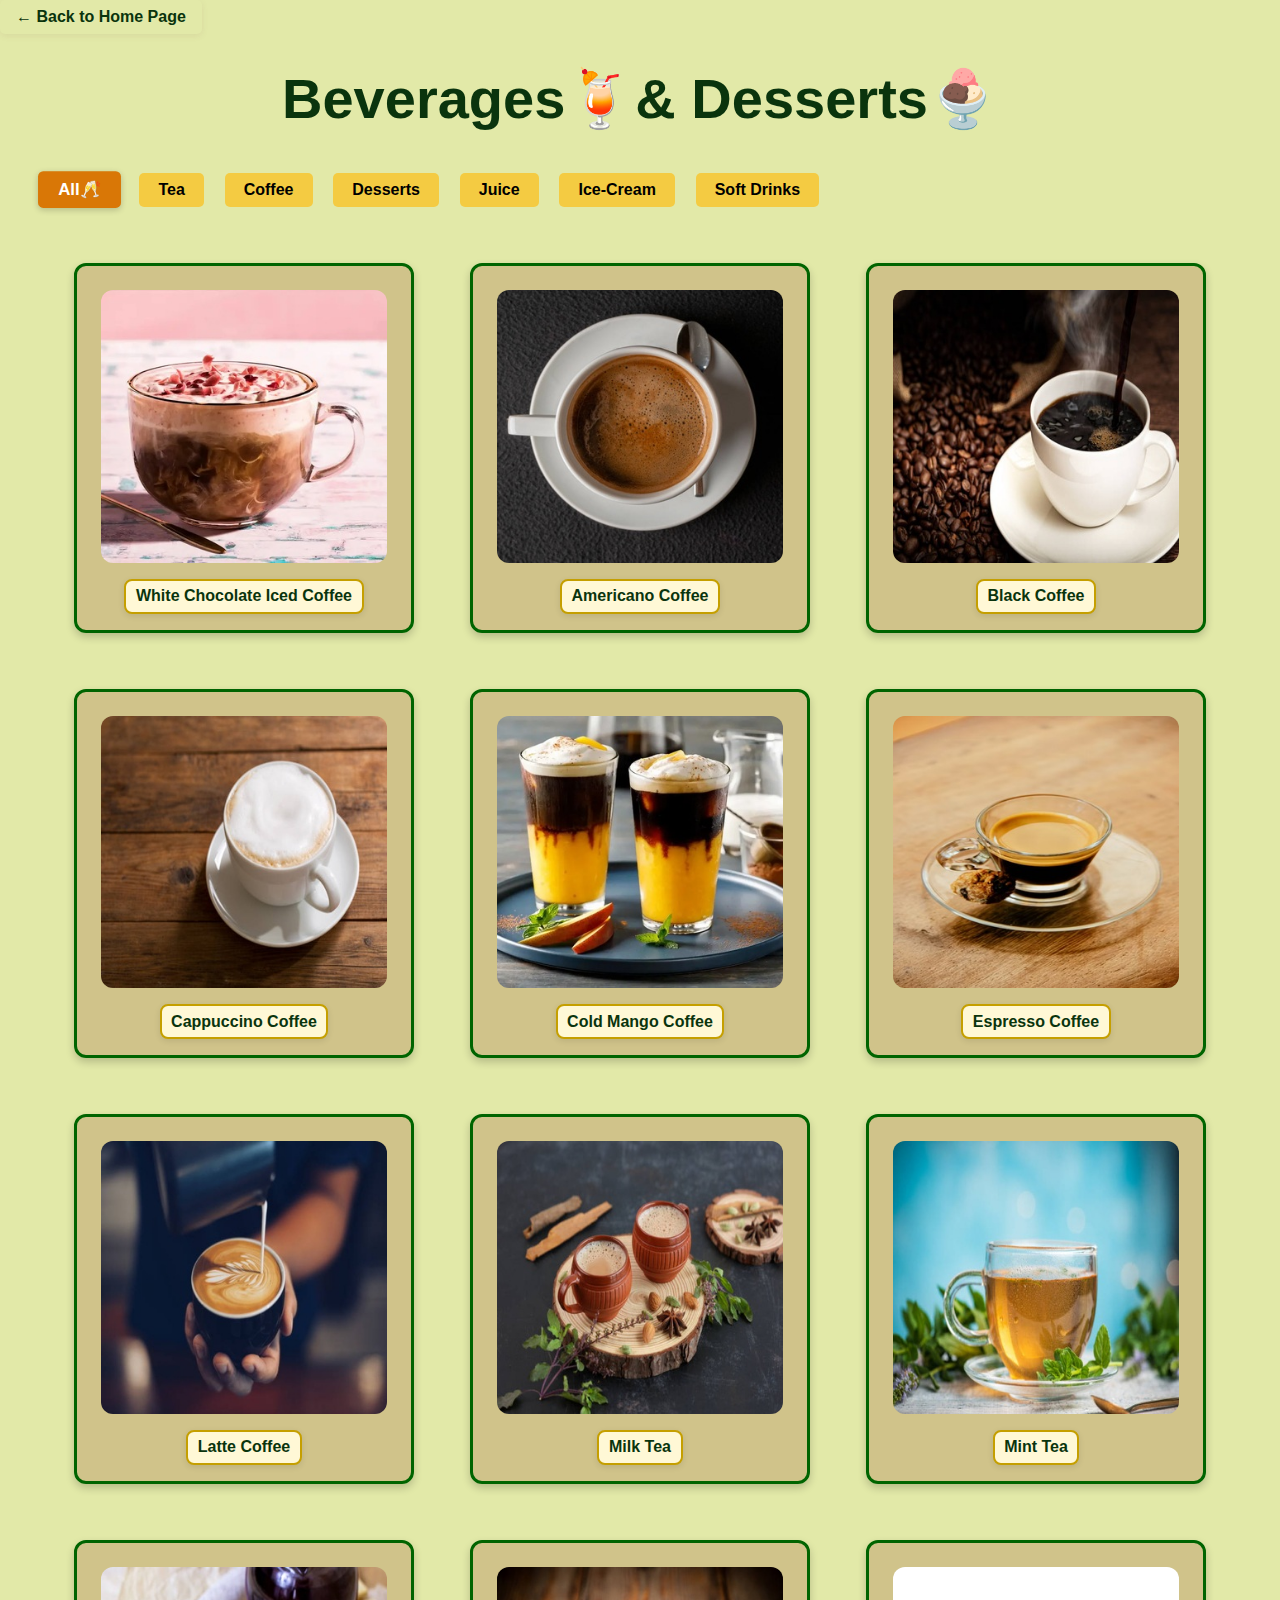
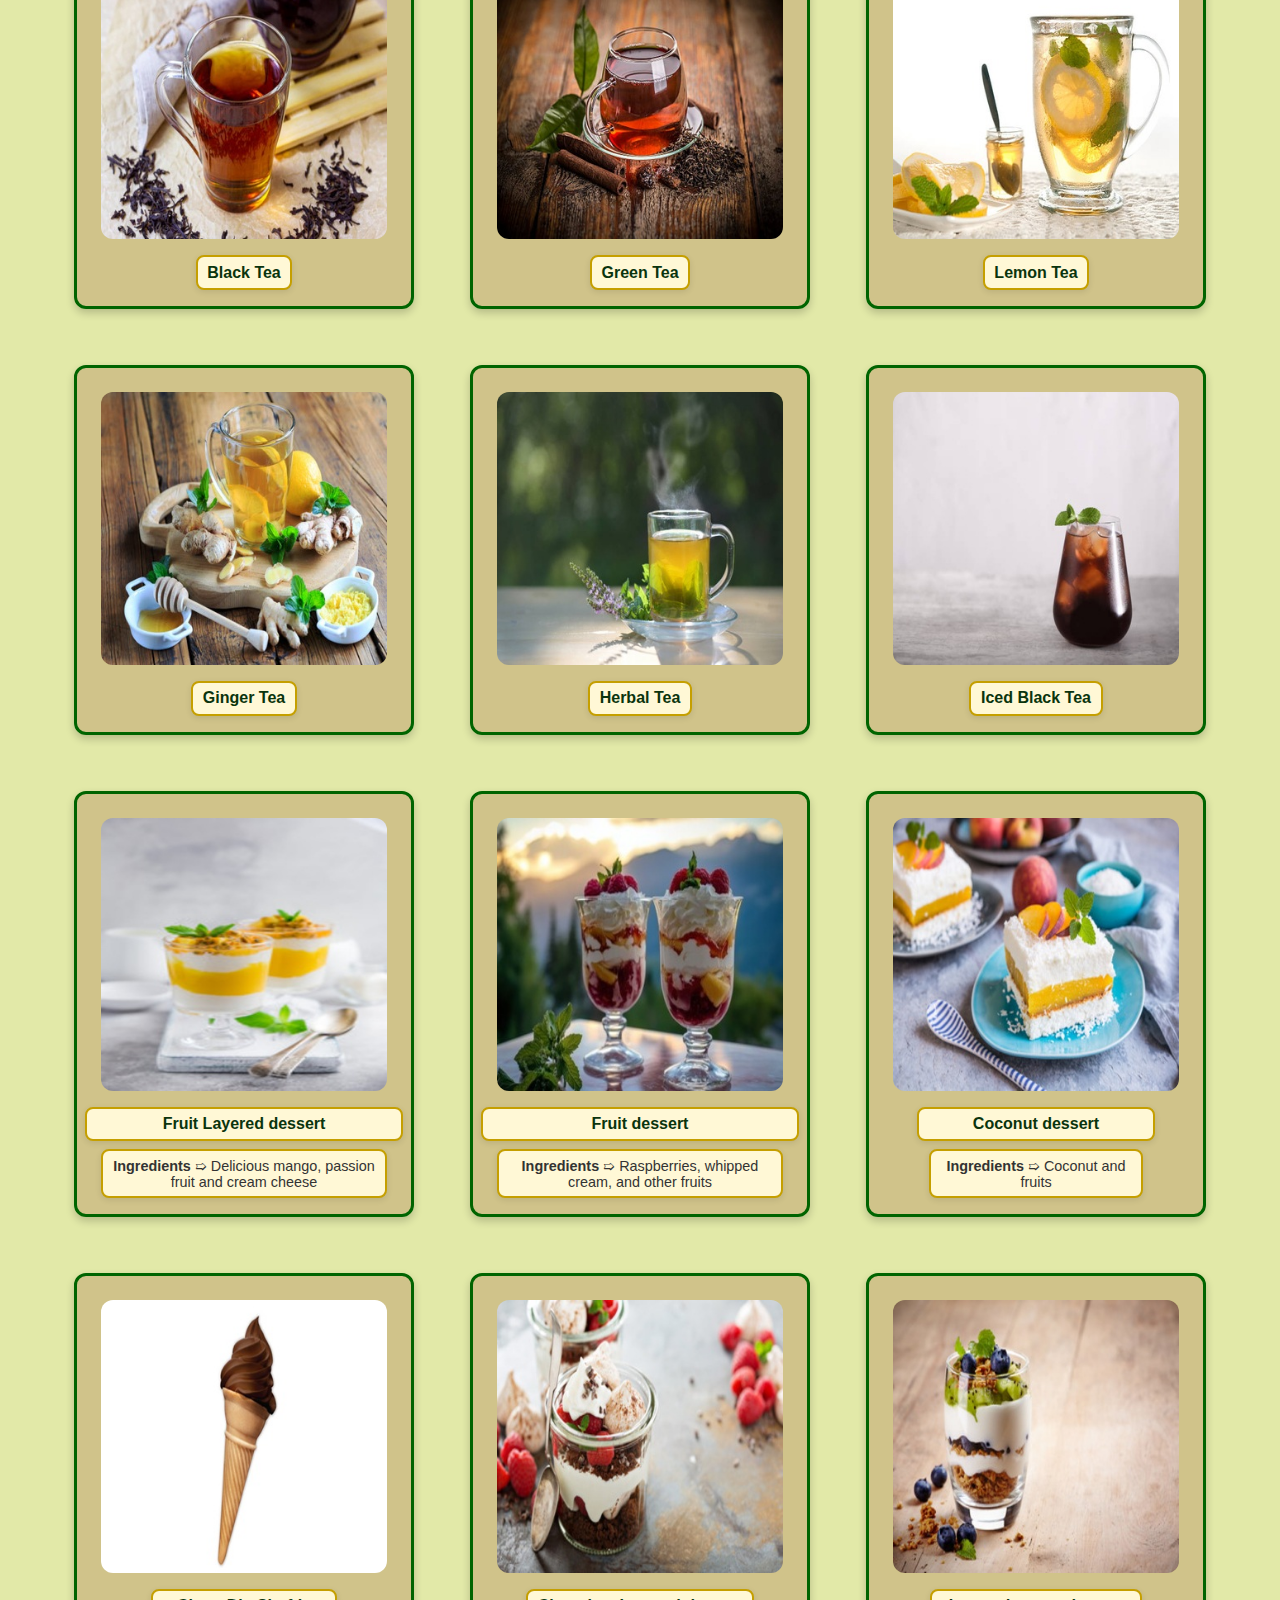
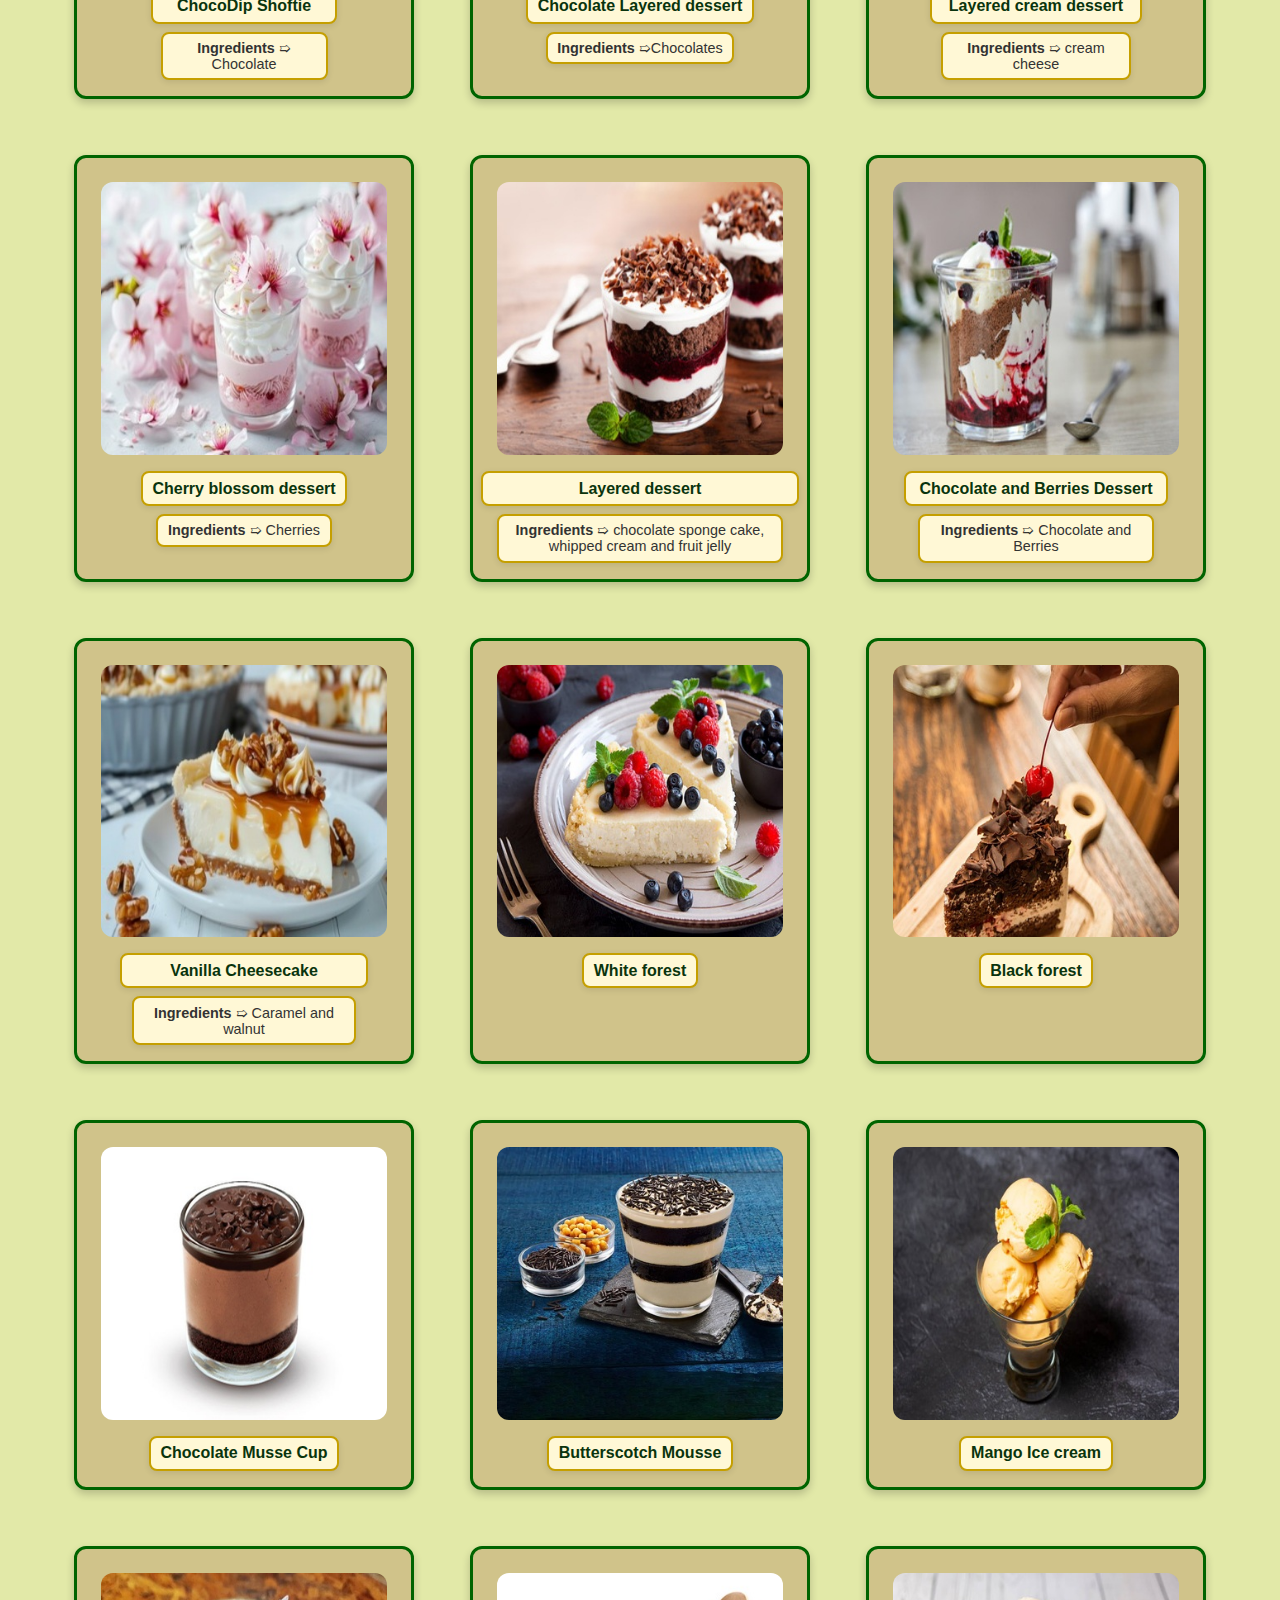
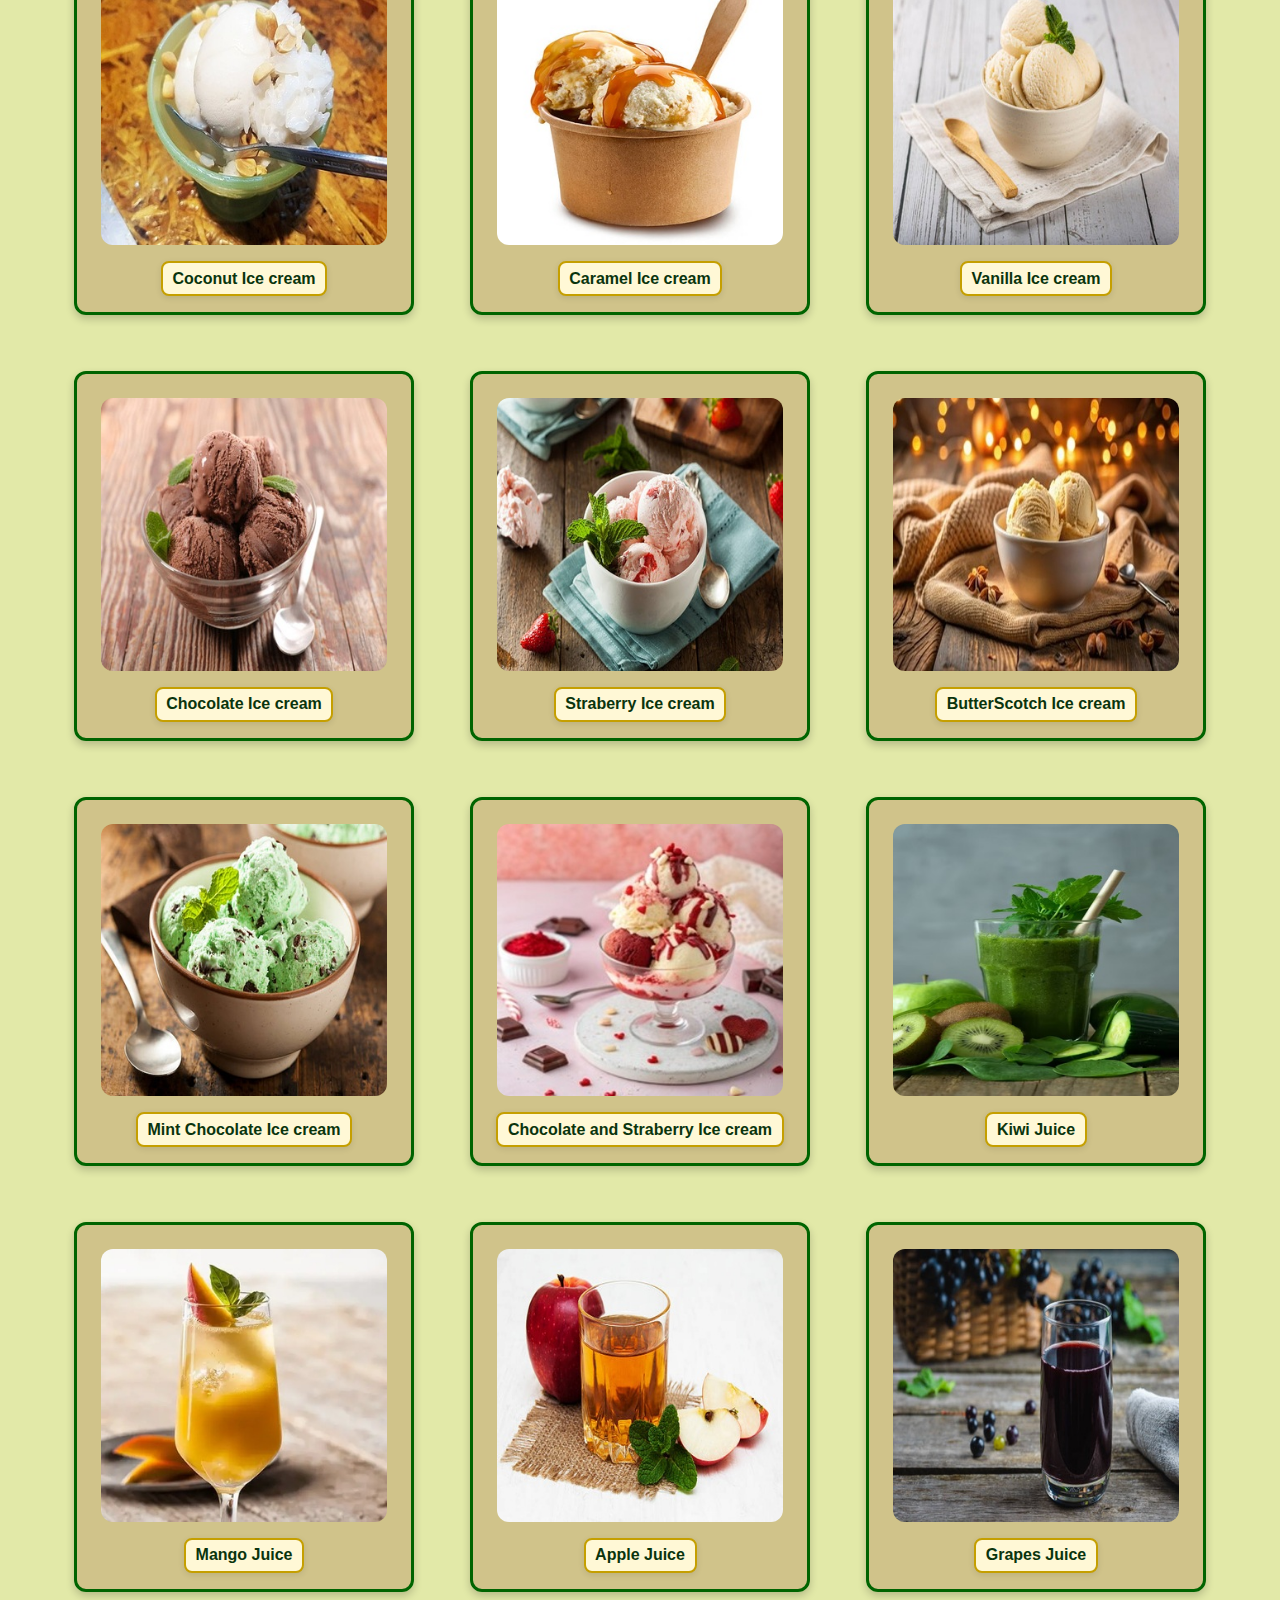
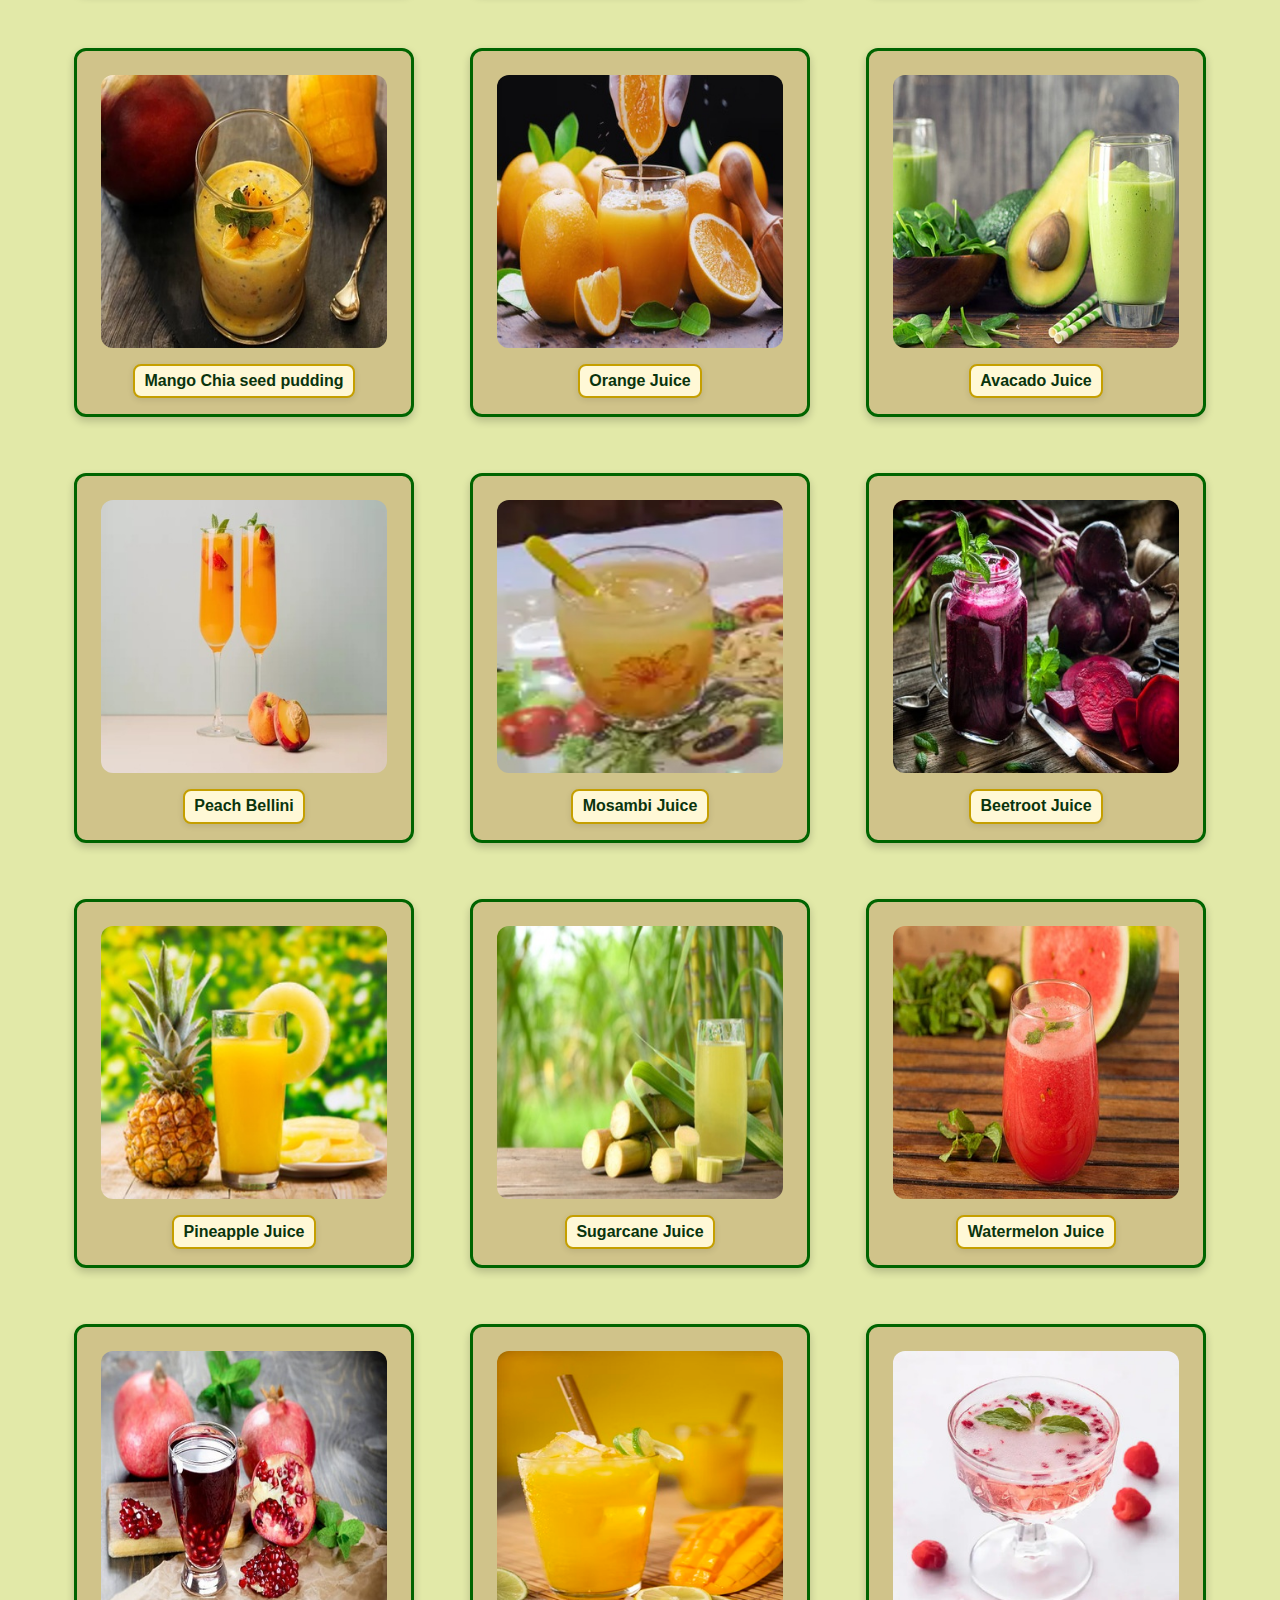
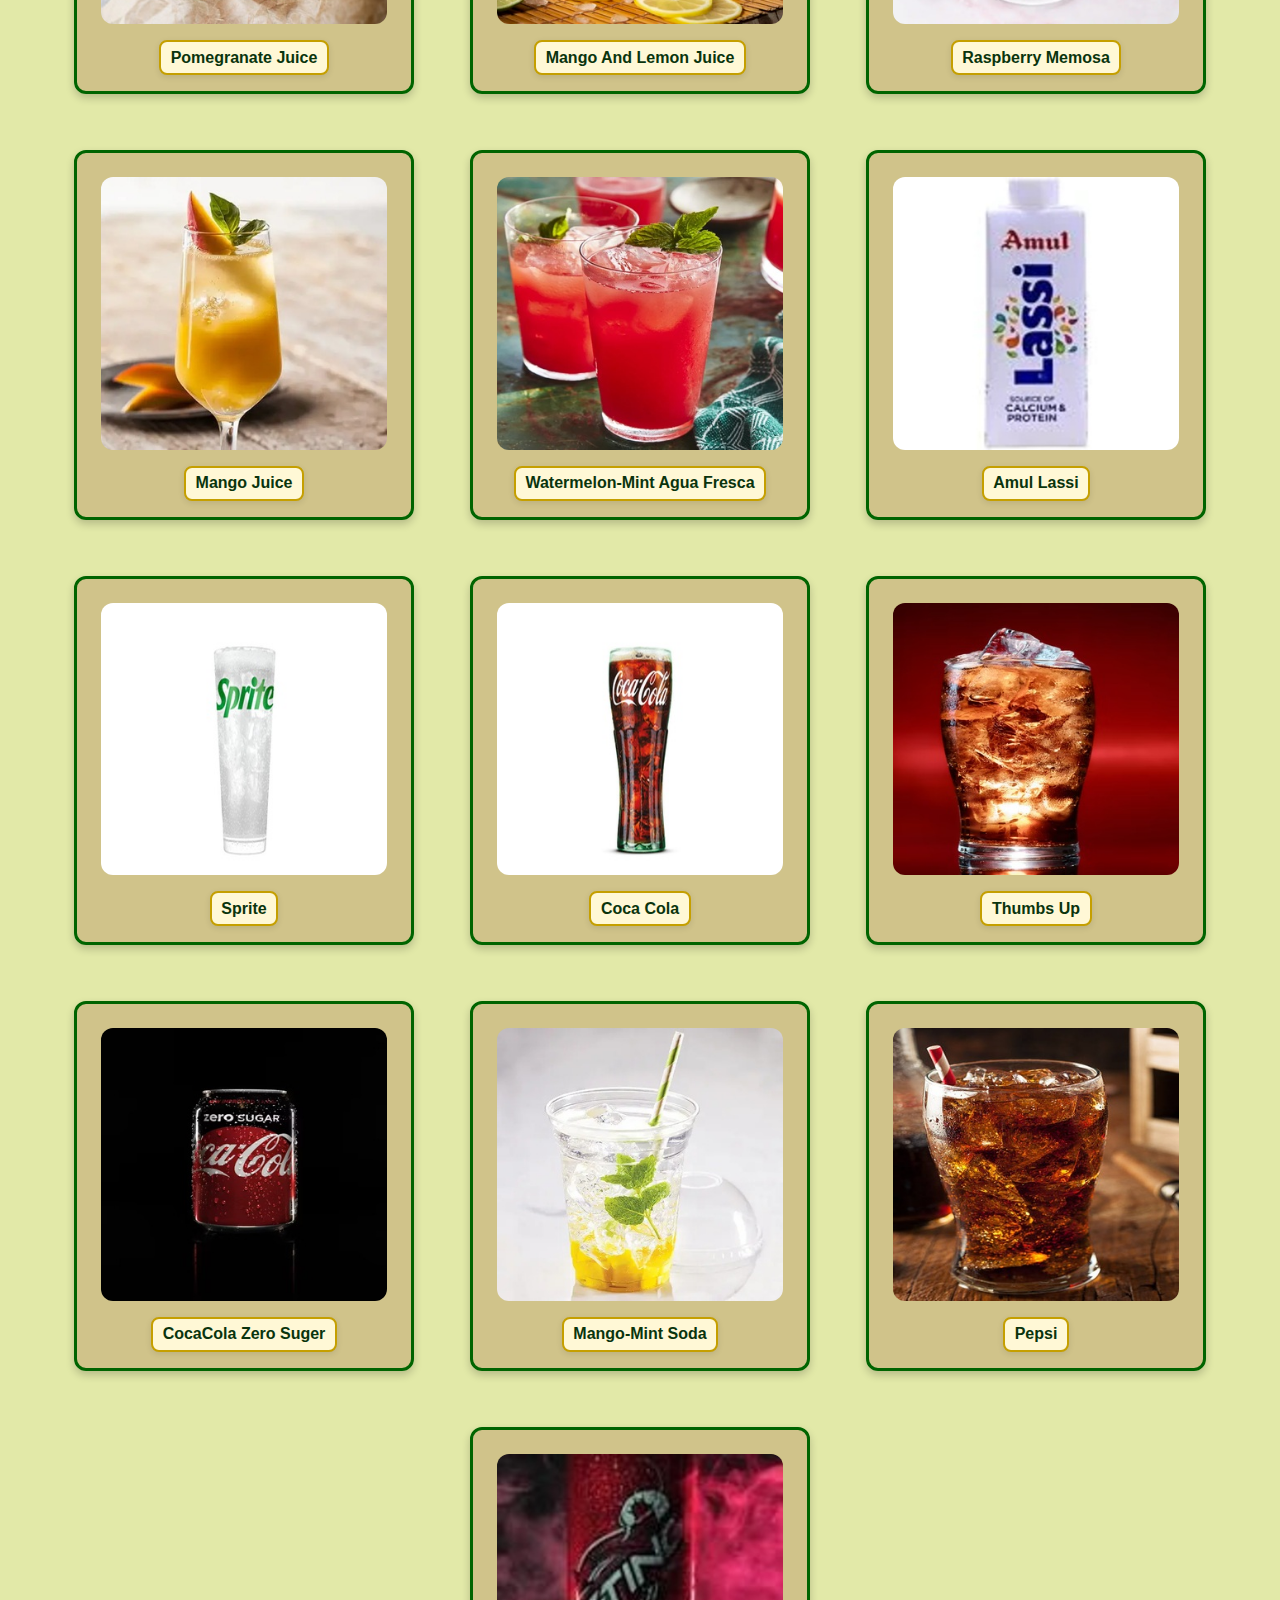
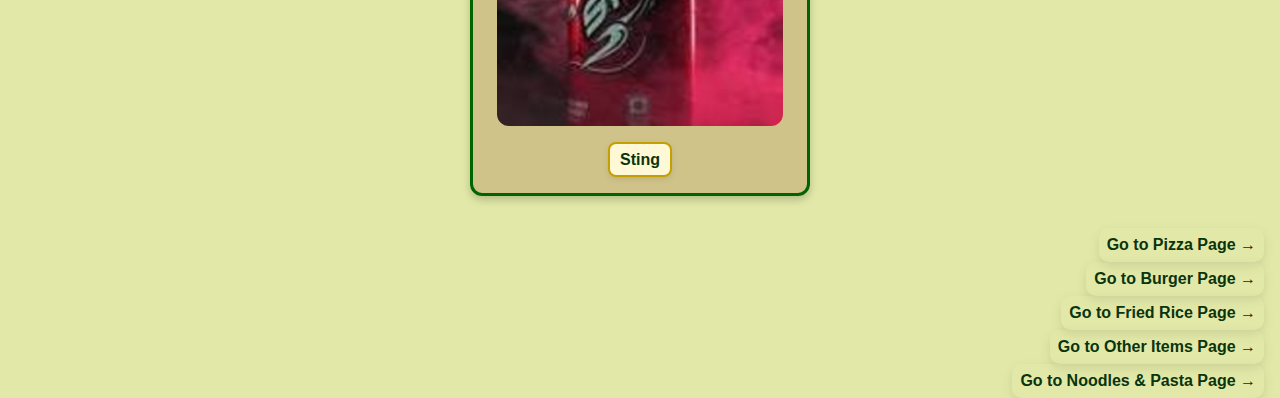
<file: Beverages_&_Desserts/index.html>
<!DOCTYPE html>
<html lang="en">
  <head>
    <meta charset="UTF-8" />
    <meta name="viewport" content="width=device-width, initial-scale=1.0" />

    <title>Beverages & Desserts</title>
    <link rel="icon" type="image/png" href="Images/favicon-32x32.png?v=3" />

    <link rel="stylesheet" href="style.css" />
  </head>
  <body>
    <a href="../index.html" class="back-home">← Back to Home Page</a>

    <h1>Beverages🍹& Desserts🍨</h1>
    <!-- Filter Buttons: Category -->
    <div class="filter-buttons">
      <button data-category="all" class="active">All🥂</button>
      <button data-category="tea">Tea</button>
      <button data-category="coffee">Coffee</button>
      <button data-category="dessert">Desserts</button>
      <button data-category="juice">Juice</button>
      <button data-category="ice-cream">Ice-Cream</button>
      <button data-category="soft-drink">Soft Drinks</button>
    </div>

    <div class="drink-cards">
      <figure class="coffee">
        <div class="items">
          <img
            src="Images/WhiteChocolateIcedcoffee.jpg"
            alt="White Chocolate Iced coffee"
            title="White Chocolate Iced Coffee"
          />
        </div>
        <figcaption class="caption-box">
          <span class="item-name">White Chocolate Iced Coffee</span>
        </figcaption>
      </figure>

      <figure class="coffee">
        <div class="items">
          <img
            src="Images/Americano coffee.jpg"
            alt="Americano coffee"
            title="Americano Coffee"
          />
        </div>
        <figcaption class="caption-box">
          <span class="item-name">Americano Coffee</span>
        </figcaption>
      </figure>

      <figure class="coffee">
        <div class="items">
          <img
            src="Images/Black Coffee.jpg"
            alt="Black coffee"
            title="Black Coffee"
          />
        </div>
        <figcaption class="caption-box">
          <span class="item-name">Black Coffee</span>
        </figcaption>
      </figure>

      <figure class="coffee">
        <div class="items">
          <img
            src="Images/cappuccino coffee.jpg"
            alt="Cappuccino coffee"
            alt="Cappuccino coffee"
            title="Cappuccino Coffee"
          />
        </div>
        <figcaption class="caption-box">
          <span class="item-name">Cappuccino Coffee</span>
        </figcaption>
      </figure>

      <figure class="coffee">
        <div class="items">
          <img
            src="Images/ColdMangoCoffee.jpg"
            alt="Cold Mango Coffee"
            title="Cold Mango Coffee"
          />
        </div>
        <figcaption class="caption-box">
          <span class="item-name">Cold Mango Coffee</span>
        </figcaption>
      </figure>

      <figure class="coffee">
        <div class="items">
          <img
            src="Images/Espresso Coffee.jpg"
            alt="Espresso coffee"
            title="Espresso Coffee"
          />
        </div>
        <figcaption class="caption-box">
          <span class="item-name">Espresso Coffee</span>
        </figcaption>
      </figure>

      <figure class="coffee">
        <div class="items">
          <img
            src="Images/Latte Coffee.jpg"
            alt="Latte coffee"
            title="Latte Coffee"
          />
        </div>
        <figcaption class="caption-box">
          <span class="item-name">Latte Coffee</span>
        </figcaption>
      </figure>

      <figure class="tea">
        <div class="items">
          <img src="Images/Milk Tea.jpg" alt="Milk Tea" title="Milk Tea" />
        </div>
        <figcaption class="caption-box">
          <span class="item-name">Milk Tea</span>
        </figcaption>
      </figure>

      <figure class="tea">
        <div class="items">
          <img src="Images/Mint tea.jpg" alt="Mint tea" title="Mint tea" />
        </div>
        <figcaption class="caption-box">
          <span class="item-name">Mint Tea</span>
        </figcaption>
      </figure>

      <figure class="tea">
        <div class="items">
          <img src="Images/Black tea.jpg" alt="Black tea" title="Black tea" />
        </div>
        <figcaption class="caption-box">
          <span class="item-name">Black Tea</span>
        </figcaption>
      </figure>

      <figure class="tea">
        <div class="items">
          <img src="Images/Green Tea.jpg" alt="Green tea" title="Green tea" />
        </div>
        <figcaption class="caption-box">
          <span class="item-name">Green Tea</span>
        </figcaption>
      </figure>

      <figure class="tea">
        <div class="items">
          <img src="Images/Lemon Tea.jpg" alt="Lemon tea" title="Lemon tea" />
        </div>
        <figcaption class="caption-box">
          <span class="item-name">Lemon Tea</span>
        </figcaption>
      </figure>

      <figure class="tea">
        <div class="items">
          <img
            src="Images/Ginger Tea.jpg"
            alt="Ginger tea"
            title="Ginger tea"
          />
        </div>
        <figcaption class="caption-box">
          <span class="item-name">Ginger Tea</span>
        </figcaption>
      </figure>

      <figure class="tea">
        <div class="items">
          <img
            src="Images/Herbal Tea.jpg"
            alt="Herbal tea"
            title="Herbal tea"
          />
        </div>
        <figcaption class="caption-box">
          <span class="item-name">Herbal Tea</span>
        </figcaption>
      </figure>

      <figure class="tea">
        <div class="items">
          <img
            src="Images/Iced Black Tea.jpg"
            alt="Iced Black Tea"
            title="Iced Black Tea"
          />
        </div>
        <figcaption class="caption-box">
          <span class="item-name">Iced Black Tea</span>
        </figcaption>
      </figure>

      <figure class="dessert">
        <div class="items">
          <img
            src="Images/delicious mango, passion fruit and cream cheese layered dessert.jpg"
            alt="Fruit Layred dessert"
            title="Fruit Layered dessert"
          />
        </div>
        <figcaption class="caption-box">
          <span class="item-name">Fruit Layered dessert</span>

          <p class="dessert-ingredients">
            <strong>Ingredients </strong>➯ Delicious mango, passion fruit and
            cream cheese
          </p>
        </figcaption>
      </figure>

      <figure class="dessert">
        <div class="items">
          <img
            src="Images/desserts with raspberries, whipped cream, and fruit_jpg.jpg"
            alt="Fruit dessert"
            title="Fruit dessert"
          />
        </div>
        <figcaption class="caption-box">
          <span class="item-name">Fruit dessert</span>

          <p class="dessert-ingredients">
            <strong>Ingredients </strong>➯ Raspberries, whipped cream, and other
            fruits
          </p>
        </figcaption>
      </figure>

      <figure class="dessert">
        <div class="items">
          <img
            src="Images/Coconut dessert .jpg"
            alt="Coconut dessert"
            title="Coconut dessert"
          />
        </div>
        <figcaption class="caption-box">
          <span class="item-name">Coconut dessert</span>

          <p class="dessert-ingredients">
            <strong>Ingredients </strong>➯ Coconut and fruits
          </p>
        </figcaption>
      </figure>

      <figure class="dessert">
        <div class="items">
          <img
            src="Images/ChocoDipShoftie.jpg"
            alt="ChocoDipShoftie"
            title="ChocoDipShoftie"
          />
        </div>
        <figcaption class="caption-box">
          <span class="item-name">ChocoDip Shoftie</span>

          <p class="dessert-ingredients">
            <strong>Ingredients </strong>➯ Chocolate
          </p>
        </figcaption>
      </figure>

      <figure class="dessert">
        <div class="items">
          <img
            src="Images/Layered dessert with chocolate cakej.jpg"
            alt="Chocolate Layred dessert"
            title="Chocolate Layered dessert"
          />
        </div>
        <figcaption class="caption-box">
          <span class="item-name">Chocolate Layered dessert</span>

          <p class="dessert-ingredients">
            <strong>Ingredients </strong>➯Chocolates
          </p>
        </figcaption>
      </figure>

      <figure class="dessert">
        <div class="items">
          <img
            src="Images/Layered cream dessert.jpg"
            alt="Layered cream dessert"
            title="Layered cream dessert"
          />
        </div>
        <figcaption class="caption-box">
          <span class="item-name">Layered cream dessert</span>

          <p class="dessert-ingredients">
            <strong>Ingredients </strong>➯ cream cheese
          </p>
        </figcaption>
      </figure>

      <figure class="dessert">
        <div class="items">
          <img
            src="Images/cherry blossom dessert.jpg"
            alt="cherry blossom dessert"
            title="Cherry blossom dessert"
          />
        </div>
        <figcaption class="caption-box">
          <span class="item-name">Cherry blossom dessert</span>

          <p class="dessert-ingredients">
            <strong>Ingredients </strong>➯ Cherries
          </p>
        </figcaption>
      </figure>

      <figure class="dessert">
        <div class="items">
          <img
            src="Images/Layered trifle dessert with chocolate sponge cake, whipped cream and fruit jelly.jpg"
            alt="Layered dessert"
            title="Layered dessert"
          />
        </div>
        <figcaption class="caption-box">
          <span class="item-name">Layered dessert</span>

          <p class="dessert-ingredients">
            <strong>Ingredients </strong>➯ chocolate sponge cake, whipped cream
            and fruit jelly
          </p>
        </figcaption>
      </figure>

      <figure class="dessert">
        <div class="items">
          <img
            src="Images/chocolate and berries Dessert.jpg"
            alt="chocolate and berries Dessert"
            title="chocolate and berries Dessert"
          />
        </div>
        <figcaption class="caption-box">
          <span class="item-name">Chocolate and Berries Dessert</span>

          <p class="dessert-ingredients">
            <strong>Ingredients </strong>➯ Chocolate and Berries
          </p>
        </figcaption>
      </figure>

      <figure class="dessert">
        <div class="items">
          <img
            src="Images/Vanilla Cheesecake pie desserts with caramel and walnut.jpg"
            alt="Vanilla Cheesecake"
            title="Vanilla Cheesecake"
          />
        </div>
        <figcaption class="caption-box">
          <span class="item-name">Vanilla Cheesecake</span>

          <p class="dessert-ingredients">
            <strong>Ingredients </strong>➯ Caramel and walnut
          </p>
        </figcaption>
      </figure>

      <figure class="dessert">
        <div class="items">
          <img
            src="Images/White forest.jpg"
            alt="White forest"
            title="White forest"
          />
        </div>
        <figcaption class="caption-box">
          <span class="item-name">White forest</span>
        </figcaption>
      </figure>

      <figure class="dessert">
        <div class="items">
          <img
            src="Images/Black forest.jpg"
            alt="Black forest"
            title="Black forest"
          />
        </div>
        <figcaption class="caption-box">
          <span class="item-name">Black forest</span>
        </figcaption>
      </figure>

      <figure class="dessert">
        <div class="items">
          <img
            src="Images/ChocolateMusseCup.jpg"
            alt="ChocolateMusseCup"
            title="Chocolate Musse Cup"
          />
        </div>
        <figcaption class="caption-box">
          <span class="item-name">Chocolate Musse Cup</span>
        </figcaption>
      </figure>

      <figure class="dessert">
        <div class="items">
          <img
            src="Images/Butterscotch_mousse.jpg"
            alt="Butterscotch_mousse"
            title="Butterscotch_mousse"
          />
        </div>
        <figcaption class="caption-box">
          <span class="item-name">Butterscotch Mousse</span>
        </figcaption>
      </figure>

      <figure class="ice-cream">
        <div class="items">
          <img
            src="Images/Mango Ice cream.jpg"
            alt="Mango Ice cream"
            title="Mango Ice cream"
          />
        </div>
        <figcaption class="caption-box">
          <span class="item-name">Mango Ice cream</span>
        </figcaption>
      </figure>

      <figure class="ice-cream">
        <div class="items">
          <img
            src="Images/Coconut_Ice_Cream.jpg"
            alt="Coconut Ice cream"
            title="Coconut Ice cream"
          />
        </div>
        <figcaption class="caption-box">
          <span class="item-name">Coconut Ice cream</span>
        </figcaption>
      </figure>

      <figure class="ice-cream">
        <div class="items">
          <img
            src="Images/caramel ice cream.jpg"
            alt="caramel Ice cream"
            title="Caramel Ice cream"
          />
        </div>
        <figcaption class="caption-box">
          <span class="item-name">Caramel Ice cream</span>
        </figcaption>
      </figure>

      <figure class="ice-cream">
        <div class="items">
          <img
            src="Images/Vanilla Ice Cream.jpg"
            alt="Vanilla Ice cream"
            title="Vanilla Ice cream"
          />
        </div>
        <figcaption class="caption-box">
          <span class="item-name">Vanilla Ice cream</span>
        </figcaption>
      </figure>

      <figure class="ice-cream">
        <div class="items">
          <img
            src="Images/Chocolate Ice Cream.jpg"
            alt="Chocolate Ice cream"
            title="Chocolate Ice cream"
          />
        </div>
        <figcaption class="caption-box">
          <span class="item-name">Chocolate Ice cream</span>
        </figcaption>
      </figure>

      <figure class="ice-cream">
        <div class="items">
          <img
            src="Images/Straberry Ice cream.jpg"
            alt="Straberry Ice cream"
            title="Straberry Ice cream"
          />
        </div>
        <figcaption class="caption-box">
          <span class="item-name">Straberry Ice cream</span>
        </figcaption>
      </figure>

      <figure class="ice-cream">
        <div class="items">
          <img
            src="Images/Butter Scotch Ice  Cream.jpg"
            alt="ButterScotch Ice cream"
            title="ButterScotch Ice cream"
          />
        </div>
        <figcaption class="caption-box">
          <span class="item-name">ButterScotch Ice cream</span>
        </figcaption>
      </figure>

      <figure class="ice-cream">
        <div class="items">
          <img
            src="Images/Mint Chocolate Ice Cream.jpg"
            alt="Mint Chocolate Ice cream"
            title="Mint Chocolate Ice cream"
          />
        </div>
        <figcaption class="caption-box">
          <span class="item-name">Mint Chocolate Ice cream</span>
        </figcaption>
      </figure>

      <figure class="ice-cream">
        <div class="items">
          <img
            src="Images/chocolate and strawberry ice cream desserts.jpg"
            alt="Chocolate and Straberry Ice cream"
            title="Chocolate and Straberry Ice cream"
          />
        </div>
        <figcaption class="caption-box">
          <span class="item-name">Chocolate and Straberry Ice cream</span>
        </figcaption>
      </figure>

      <figure class="juice">
        <div class="items">
          <img
            src="Images/Kiwi Juice.jpg"
            alt="Kiwi Juice"
            title="Kiwi Juice"
          />
        </div>
        <figcaption class="caption-box">
          <span class="item-name">Kiwi Juice</span>
        </figcaption>
      </figure>

      <figure class="juice">
        <div class="items">
          <img
            src="Images/MangoJuice.jpg"
            alt="Mango Juice"
            title="Mango Juice"
          />
        </div>
        <figcaption class="caption-box">
          <span class="item-name">Mango Juice</span>
        </figcaption>
      </figure>

      <figure class="juice">
        <div class="items">
          <img
            src="Images/Apple Juice.jpg"
            alt="Apple Juice"
            title="Apple Juice"
          />
        </div>
        <figcaption class="caption-box">
          <span class="item-name">Apple Juice</span>
        </figcaption>
      </figure>

      <figure class="juice">
        <div class="items">
          <img
            src="Images/Grapes Juice.jpg"
            alt="Grapes Juice"
            title="Grapes Juice"
          />
        </div>
        <figcaption class="caption-box">
          <span class="item-name">Grapes Juice</span>
        </figcaption>
      </figure>
      <figure class="juice">
        <div class="items">
          <img
            src="Images/Mango Chia seed pudding.jpg"
            alt="Mango Chia seed pudding"
            title="Mango Chia seed pudding"
          />
        </div>
        <figcaption class="caption-box">
          <span class="item-name">Mango Chia seed pudding</span>
        </figcaption>
      </figure>

      <figure class="juice">
        <div class="items">
          <img
            src="Images/Orange Juice.jpg"
            alt="Orange Juice"
            title="Orange Juice"
          />
        </div>
        <figcaption class="caption-box">
          <span class="item-name">Orange Juice</span>
        </figcaption>
      </figure>

      <figure class="juice">
        <div class="items">
          <img
            src="Images/Avacado Juice.jpg"
            alt="Avacado Juice"
            title="Avacado Juice"
          />
        </div>
        <figcaption class="caption-box">
          <span class="item-name">Avacado Juice</span>
        </figcaption>
      </figure>

      <figure class="juice">
        <div class="items">
          <img
            src="Images/Peach Bellini.jpg"
            alt="Peach Bellini"
            title="Peach Bellini"
          />
        </div>
        <figcaption class="caption-box">
          <span class="item-name">Peach Bellini</span>
        </figcaption>
      </figure>

      <figure class="juice">
        <div class="items">
          <img
            src="Images/mosambi-juice.jpg"
            alt="Mosambi Juice"
            title="Mosambi Juice"
          />
        </div>
        <figcaption class="caption-box">
          <span class="item-name">Mosambi Juice</span>
        </figcaption>
      </figure>

      <figure class="juice">
        <div class="items">
          <img
            src="Images/Beetroot Juice.jpg"
            alt="Beetroot Juice"
            title="Beetroot Juice"
          />
        </div>
        <figcaption class="caption-box">
          <span class="item-name">Beetroot Juice</span>
        </figcaption>
      </figure>

      <figure class="juice">
        <div class="items">
          <img
            src="Images/Pineapple Juice.jpg"
            alt="Pineapple Juice"
            title="Pineapple Juice"
          />
        </div>
        <figcaption class="caption-box">
          <span class="item-name">Pineapple Juice</span>
        </figcaption>
      </figure>

      <figure class="juice">
        <div class="items">
          <img
            src="Images/Sugarcane Juice.jpg"
            alt="Sugarcane Juice"
            title="Sugarcane Juice"
          />
        </div>
        <figcaption class="caption-box">
          <span class="item-name">Sugarcane Juice</span>
        </figcaption>
      </figure>

      <figure class="juice">
        <div class="items">
          <img
            src="Images/Watermelon Juice.jpg"
            alt="Watermelon Juice"
            title="Watermelon Juice"
          />
        </div>
        <figcaption class="caption-box">
          <span class="item-name">Watermelon Juice</span>
        </figcaption>
      </figure>

      <figure class="juice">
        <div class="items">
          <img
            src="Images/Pomegranate Juice.jpg"
            alt="Pomegranate Juice"
            title="Pomegranate Juice"
          />
        </div>
        <figcaption class="caption-box">
          <span class="item-name">Pomegranate Juice</span>
        </figcaption>
      </figure>

      <figure class="juice">
        <div class="items">
          <img
            src="Images/Mango And LemonJuice.jpg"
            alt="Mango And Lemon Juice"
            title="Mango And Lemon Juice"
          />
        </div>
        <figcaption class="caption-box">
          <span class="item-name">Mango And Lemon Juice</span>
        </figcaption>
      </figure>

      <figure class="juice">
        <div class="items">
          <img
            src="Images/RaspberryMemosa.jpg"
            alt="Raspberry Memosa"
            title="Raspberry Memosa"
          />
        </div>
        <figcaption class="caption-box">
          <span class="item-name">Raspberry Memosa</span>
        </figcaption>
      </figure>

      <figure class="juice">
        <div class="items">
          <img
            src="Images/MangoJuice.jpg"
            alt="Mango Juice"
            title="Mango Juice"
          />
        </div>

        <figcaption class="caption-box">
          <span class="item-name">Mango Juice</span>
        </figcaption>
      </figure>

      <figure class="juice">
        <div class="items">
          <img
            src="Images/Watermelon-Mint Agua Fresca.jpg"
            alt="Watermelon-Mint Agua Fresca"
            title="Watermelon-Mint Agua Fresca"
          />
        </div>

        <figcaption class="caption-box">
          <span class="item-name">Watermelon-Mint Agua Fresca</span>
        </figcaption>
      </figure>

      <figure class="juice">
        <div class="items">
          <img src="Images/AmulLassi.jpg" alt="Amul Lassi" title="Amul Lassi" />
        </div>

        <figcaption class="caption-box">
          <span class="item-name">Amul Lassi</span>
        </figcaption>
      </figure>

      <figure class="soft-drink">
        <div class="items">
          <img src="Images/Sprite.jpg" alt="Sprite" title="Sprite" />
        </div>
        <figcaption class="caption-box">
          <span class="item-name">Sprite</span>
        </figcaption>
      </figure>

      <figure class="soft-drink">
        <div class="items">
          <img src="Images/CocaCola.jpg" alt="Coca Cola" title="Coca Cola" />
        </div>
        <figcaption class="caption-box">
          <span class="item-name">Coca Cola</span>
        </figcaption>
      </figure>

      <figure class="soft-drink">
        <div class="items">
          <img src="Images/Thumbs Up.jpg" alt="Thumbs Up" title="Thumbs Up" />
        </div>
        <figcaption class="caption-box">
          <span class="item-name">Thumbs Up</span>
        </figcaption>
      </figure>

      <figure class="soft-drink">
        <div class="items">
          <img
            src="Images/CocaColaZeroSuger.jpg"
            alt="CocaColaZeroSuger"
            title="CocaColaZero Suger"
          />
        </div>
        <figcaption class="caption-box">
          <span class="item-name">CocaCola Zero Suger</span>
        </figcaption>
      </figure>

      <figure class="soft-drink">
        <div class="items">
          <img
            src="Images/MangoMintSoda.jpg"
            alt="MangoMintSoda"
            title="Mango-Mint Soda"
          />
        </div>
        <figcaption class="caption-box">
          <span class="item-name">Mango-Mint Soda</span>
        </figcaption>
      </figure>

      <figure class="soft-drink">
        <div class="items">
          <img src="Images/Pepsi.jpg" alt="Pepsi" title="Pepsi" />
        </div>
        <figcaption class="caption-box">
          <span class="item-name">Pepsi</span>
        </figcaption>
      </figure>

      <figure class="soft-drink">
        <div class="items">
          <img src="Images/Sting.jpg" alt="Sting" title="Sting" />
        </div>
        <figcaption class="caption-box">
          <span class="item-name">Sting</span>
        </figcaption>
      </figure>
    </div>

    <nav class="nav-links">
      <a href="../Pizza/index.html" class="ToOthers">Go to Pizza Page →</a>
      <a href="../Burger/index.html" class="ToOthers">Go to Burger Page →</a>
      <a href="../FriedRice/index.html" class="ToOthers"
        >Go to Fried Rice Page →</a
      >

      <a href="../Others/index.html" class="ToOthers"
        >Go to Other Items Page →</a
      >
      <a href="../Noodles_Pasta/index.html" class="ToOthers"
        >Go to Noodles & Pasta Page →</a
      >
    </nav>
    <script src="script.js"></script>
  </body>
</html>
</file>
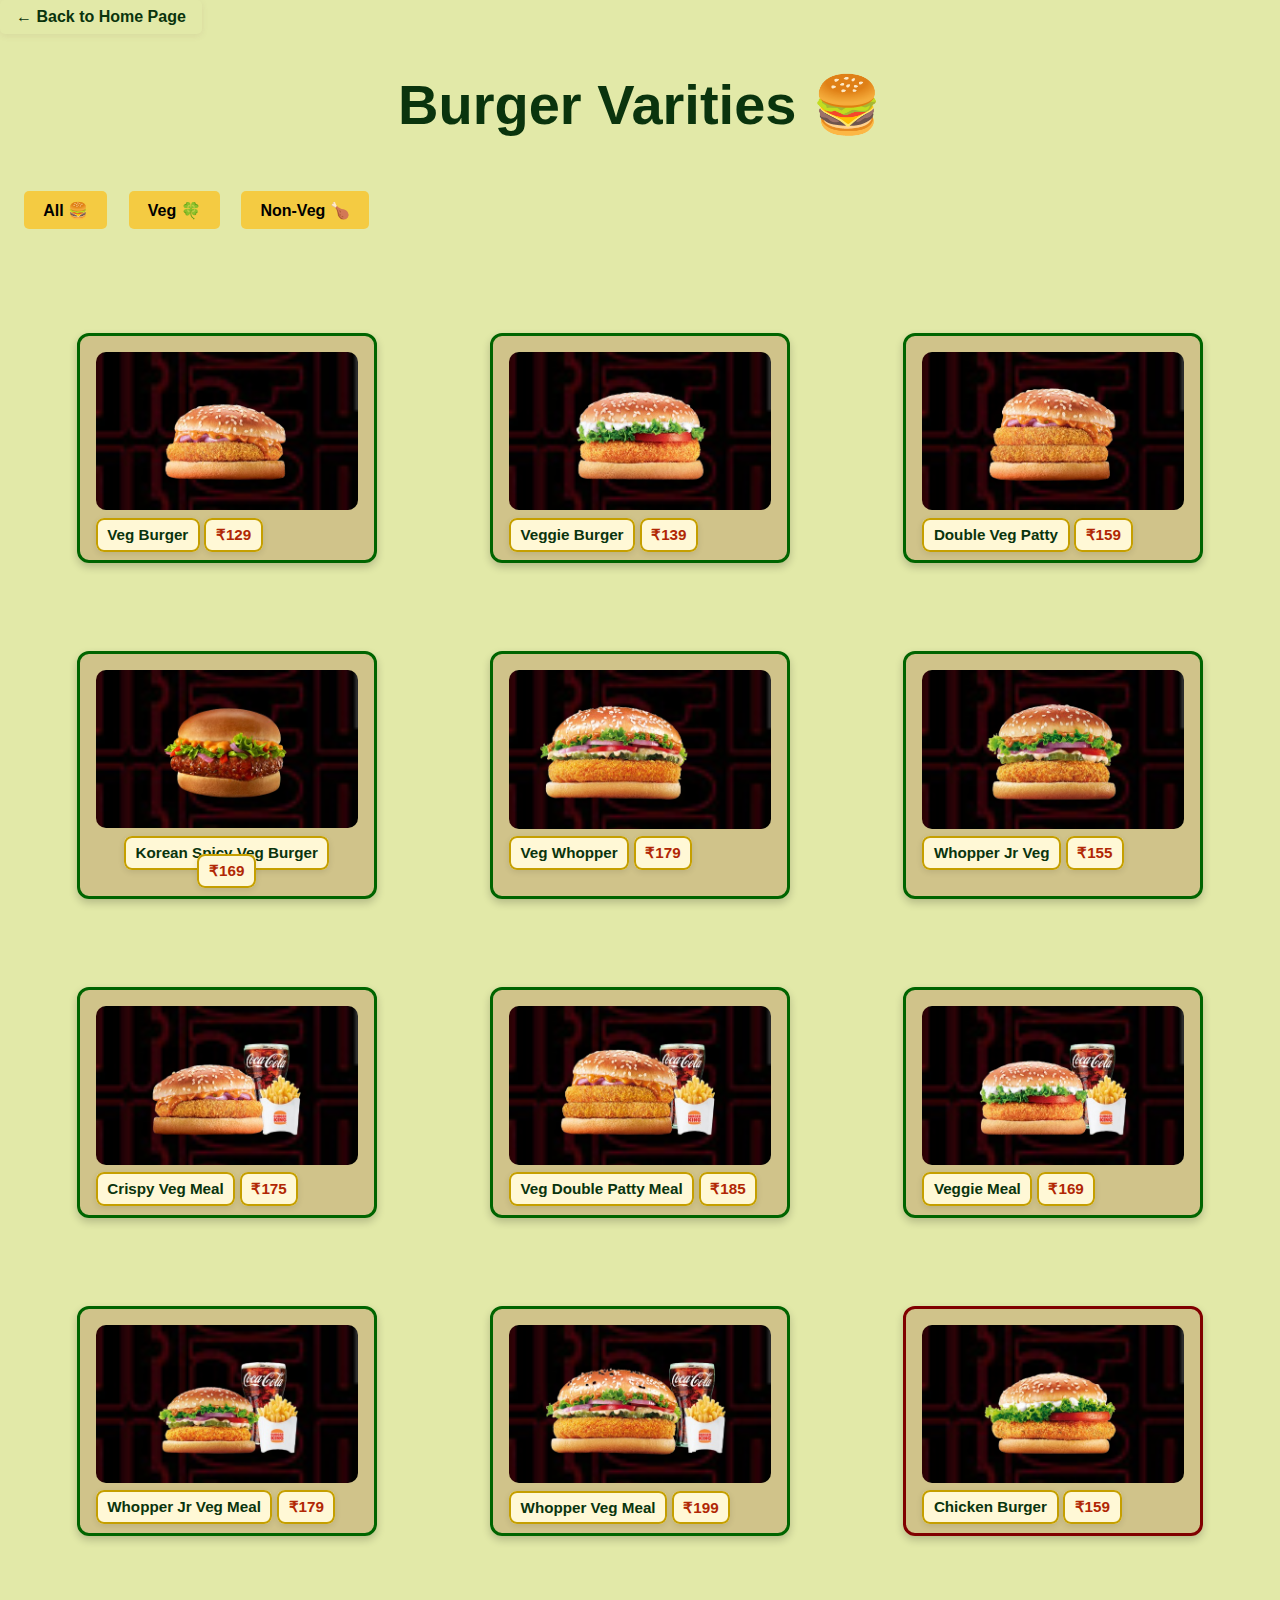
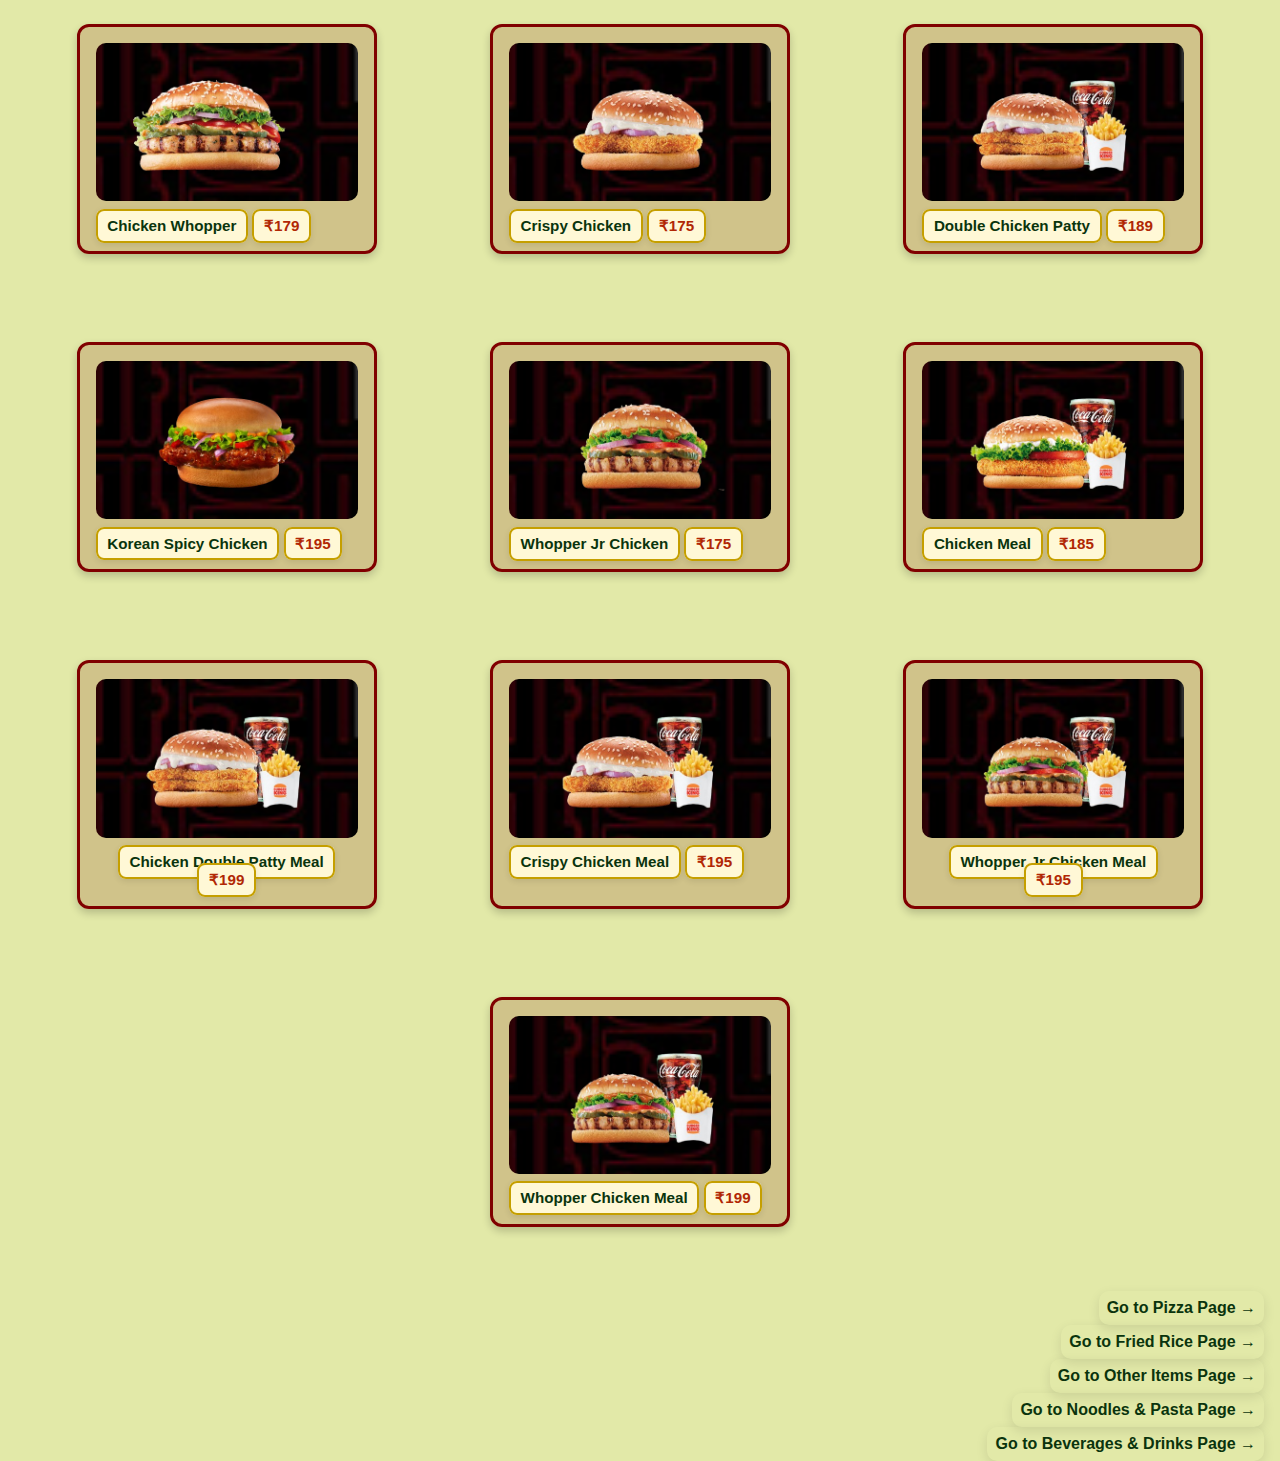
<file: Burger/index.html>
<!DOCTYPE html>
<html lang="en">
  <head>
    <meta charset="UTF-8" />
    <meta name="viewport" content="width=device-width, initial-scale=1.0" />
    <link rel="stylesheet" href="style.css" />
    <title>Burger-Varity</title>
    <link
      rel="icon"
      type="image/png"
      href="Burger_Images/favicon-32x32.png?v=5"
    />
  </head>
  <body>
    <a href="../index.html" class="back-home">← Back to Home Page</a>

    <h1>Burger Varities 🍔</h1>
    <section class="burger-item">
      <div class="filter-buttons">
        <button onclick="filterBurgers('all')">All 🍔</button>
        <button onclick="filterBurgers('veg')">Veg 🍀</button>
        <button onclick="filterBurgers('non-veg')">Non-Veg 🍗</button>
      </div>

      <div class="burger-cards">
        <figure class="veg">
          <div class="burger-image-wrapper">
            <img
              src="Burger_Images/VegBurger-removebg-preview.png"
              alt="Veg Burger"
              title="Veg Burger"
            />
          </div>
          <figcaption>
            <div class="caption-box">
              <span class="item-name">Veg Burger</span>
              <span class="item-price">₹129</span>
            </div>
          </figcaption>
        </figure>

        <figure class="veg">
          <div class="burger-image-wrapper">
            <img
              src="Burger_Images/VeggieBurger-removebg-preview.png"
              alt="Veggie Burger"
              title="Veggie Burger"
            />
          </div>
          <figcaption>
            <div class="caption-box">
              <span class="item-name">Veggie Burger</span>
              <span class="item-price">₹139</span>
            </div>
          </figcaption>
        </figure>

        <figure class="veg">
          <div class="burger-image-wrapper">
            <img
              src="Burger_Images/DoubleVegPatty-removebg-preview.png"
              alt="Double Veg Patty"
              title="Double Veg Patty"
            />
          </div>
          <figcaption>
            <div class="caption-box">
              <span class="item-name">Double Veg Patty</span>
              <span class="item-price">₹159</span>
            </div>
          </figcaption>
        </figure>

        <figure class="veg">
          <div class="burger-image-wrapper">
            <img
              src="Burger_Images/KoreanSpicyVegBurger.png"
              alt="Korean Spicy Veg Burger"
              title="Korean Spicy Veg Burger"
            />
          </div>
          <figcaption>
            <div class="caption-box">
              <span class="item-name">Korean Spicy Veg Burger</span>
              <span class="item-price">₹169</span>
            </div>
          </figcaption>
        </figure>

        <figure class="veg">
          <div class="burger-image-wrapper">
            <img
              src="Burger_Images/VegWhopper-removebg-preview.png"
              alt="Veg Whopper"
              title="Veg Whopper"
            />
          </div>
          <figcaption>
            <div class="caption-box">
              <span class="item-name">Veg Whopper</span>
              <span class="item-price">₹179</span>
            </div>
          </figcaption>
        </figure>

        <figure class="veg">
          <div class="burger-image-wrapper">
            <img
              src="Burger_Images/WhopperJrVeg-removebg-preview.png"
              alt="Whopper Jr Veg Burger"
              title="Whopper Jr Veg Burger"
            />
          </div>
          <figcaption>
            <div class="caption-box">
              <span class="item-name">Whopper Jr Veg</span>
              <span class="item-price">₹155</span>
            </div>
          </figcaption>
        </figure>

        <figure class="veg">
          <div class="burger-image-wrapper">
            <img
              src="Burger_Images/CrispyVegMeal-removebg-preview.png"
              alt="Crispy Veg Meal"
              title="Crispy Veg Meal"
            />
          </div>
          <figcaption>
            <div class="caption-box">
              <span class="item-name">Crispy Veg Meal</span>
              <span class="item-price">₹175</span>
            </div>
          </figcaption>
        </figure>

        <figure class="veg">
          <div class="burger-image-wrapper">
            <img
              src="Burger_Images/VegDoublePattyMeal-removebg-preview.png"
              alt="Veg Double Patty Meal"
              title="Veg Double Patty Meal"
            />
          </div>
          <figcaption>
            <div class="caption-box">
              <span class="item-name">Veg Double Patty Meal</span>
              <span class="item-price">₹185</span>
            </div>
          </figcaption>
        </figure>

        <figure class="veg">
          <div class="burger-image-wrapper">
            <img
              src="Burger_Images/VeggieMeal-removebg-preview.png"
              alt="Veggie Meal"
              title="Veggie Meal"
            />
          </div>
          <figcaption>
            <div class="caption-box">
              <span class="item-name">Veggie Meal</span>
              <span class="item-price">₹169</span>
            </div>
          </figcaption>
        </figure>

        <figure class="veg">
          <div class="burger-image-wrapper">
            <img
              src="Burger_Images/WhopperJrVegMeal-removebg-preview.png"
              alt="Whopper Jr Veg Meal"
              title="Whopper Jr Veg Meal"
            />
          </div>
          <figcaption>
            <div class="caption-box">
              <span class="item-name">Whopper Jr Veg Meal</span>
              <span class="item-price">₹179</span>
            </div>
          </figcaption>
        </figure>

        <figure class="veg">
          <div class="burger-image-wrapper">
            <img
              src="Burger_Images/WhoPperVegMeal-removebg-preview.png"
              alt="Whopper Veg Meal"
              title="Whopper Veg Meal"
            />
          </div>
          <figcaption>
            <div class="caption-box">
              <span class="item-name">Whopper Veg Meal</span>
              <span class="item-price">₹199</span>
            </div>
          </figcaption>
        </figure>

        <figure class="non-veg">
          <div class="burger-image-wrapper">
            <img
              src="Burger_Images/ChickenBurger-removebg-preview.png"
              alt="Chicken Burger"
              title="Chicken Burger"
            />
          </div>
          <figcaption>
            <div class="caption-box">
              <span class="item-name">Chicken Burger</span>
              <span class="item-price">₹159</span>
            </div>
          </figcaption>
        </figure>

        <figure class="non-veg">
          <div class="burger-image-wrapper">
            <img
              src="Burger_Images/ChickenWhopper-removebg-preview.png"
              alt="Chicken Whopper"
              title="Chicken Whopper"
            />
          </div>
          <figcaption>
            <div class="caption-box">
              <span class="item-name">Chicken Whopper</span>
              <span class="item-price">₹179</span>
            </div>
          </figcaption>
        </figure>

        <figure class="non-veg">
          <div class="burger-image-wrapper">
            <img
              src="Burger_Images/Crispychicken-removebg-preview.png"
              alt="Crispy Chicken"
              title="Crispy Chicken"
            />
          </div>
          <figcaption>
            <div class="caption-box">
              <span class="item-name">Crispy Chicken</span>
              <span class="item-price">₹175</span>
            </div>
          </figcaption>
        </figure>

        <figure class="non-veg">
          <div class="burger-image-wrapper">
            <img
              src="Burger_Images/ChickenDoublePattyMeal-removebg-preview.png"
              alt="Double Chicken Patty"
              title="Double Chicken Patty"
            />
          </div>
          <figcaption>
            <div class="caption-box">
              <span class="item-name">Double Chicken Patty</span>
              <span class="item-price">₹189</span>
            </div>
          </figcaption>
        </figure>

        <figure class="non-veg">
          <div class="burger-image-wrapper">
            <img
              src="Burger_Images/KoreanSpicyChickenBurger.png"
              alt="Korean Spicy Chicken Burger"
              title="Korean Spicy Chicken Burger"
            />
          </div>
          <figcaption>
            <div class="caption-box">
              <span class="item-name">Korean Spicy Chicken</span>
              <span class="item-price">₹195</span>
            </div>
          </figcaption>
        </figure>

        <figure class="non-veg">
          <div class="burger-image-wrapper">
            <img
              src="Burger_Images/WhopperJrChicken-removebg-preview.png"
              alt="Whopper Jr Chicken Burger"
              title="Whopper Jr Chicken Burger"
            />
          </div>
          <figcaption>
            <div class="caption-box">
              <span class="item-name">Whopper Jr Chicken</span>
              <span class="item-price">₹175</span>
            </div>
          </figcaption>
        </figure>

        <figure class="non-veg">
          <div class="burger-image-wrapper">
            <img
              src="Burger_Images/ChickenMeal-removebg-preview.png"
              alt="Chicken Meal"
              title="Chicken Meal"
            />
          </div>
          <figcaption>
            <div class="caption-box">
              <span class="item-name">Chicken Meal</span>
              <span class="item-price">₹185</span>
            </div>
          </figcaption>
        </figure>

        <figure class="non-veg">
          <div class="burger-image-wrapper">
            <img
              src="Burger_Images/ChickenDoublePattyMeal-removebg-preview.png"
              alt="Chicken Double Patty Meal"
              title="Chicken Double Patty Meal"
            />
          </div>
          <figcaption>
            <div class="caption-box">
              <span class="item-name">Chicken Double Patty Meal</span>
              <span class="item-price">₹199</span>
            </div>
          </figcaption>
        </figure>

        <figure class="non-veg">
          <div class="burger-image-wrapper">
            <img
              src="Burger_Images/CrispyChickenMeal-removebg-preview.png"
              alt="Crispy Chicken Meal"
              title="Crispy Chicken Meal"
            />
          </div>
          <figcaption>
            <div class="caption-box">
              <span class="item-name">Crispy Chicken Meal</span>
              <span class="item-price">₹195</span>
            </div>
          </figcaption>
        </figure>

        <figure class="non-veg">
          <div class="burger-image-wrapper">
            <img
              src="Burger_Images/WhopperJrChickenMeal-removebg-preview.png"
              alt="Whopper Jr Chicken Meal"
              title="Whopper Jr Chicken Meal"
            />
          </div>
          <figcaption>
            <div class="caption-box">
              <span class="item-name">Whopper Jr Chicken Meal</span>
              <span class="item-price">₹195</span>
            </div>
          </figcaption>
        </figure>

        <figure class="non-veg">
          <div class="burger-image-wrapper">
            <img
              src="Burger_Images/WhopperJrChickenMeal-removebg-preview.png"
              alt="Whopper Chicken Meal"
              title="Whopper Chicken Meal"
            />
          </div>
          <figcaption>
            <div class="caption-box">
              <span class="item-name">Whopper Chicken Meal</span>
              <span class="item-price">₹199</span>
            </div>
          </figcaption>
        </figure>
      </div>
    </section>

    <nav class="nav-links">
      <a href="../Pizza/index.html" class="ToOthers">Go to Pizza Page →</a>

      <a href="../FriedRice/index.html" class="ToOthers"
        >Go to Fried Rice Page →</a
      >

      <a href="../Others/index.html" class="ToOthers"
        >Go to Other Items Page →</a
      >
      <a href="../Noodles_&_Pasta/index.html" class="ToOthers"
        >Go to Noodles & Pasta Page →</a
      >
      <a href="../Beverages_&_Desserts/index.html" class="ToOthers"
        >Go to Beverages & Drinks Page →</a
      >
    </nav>

    <script src="script.js"></script>
  </body>
</html>
</file>
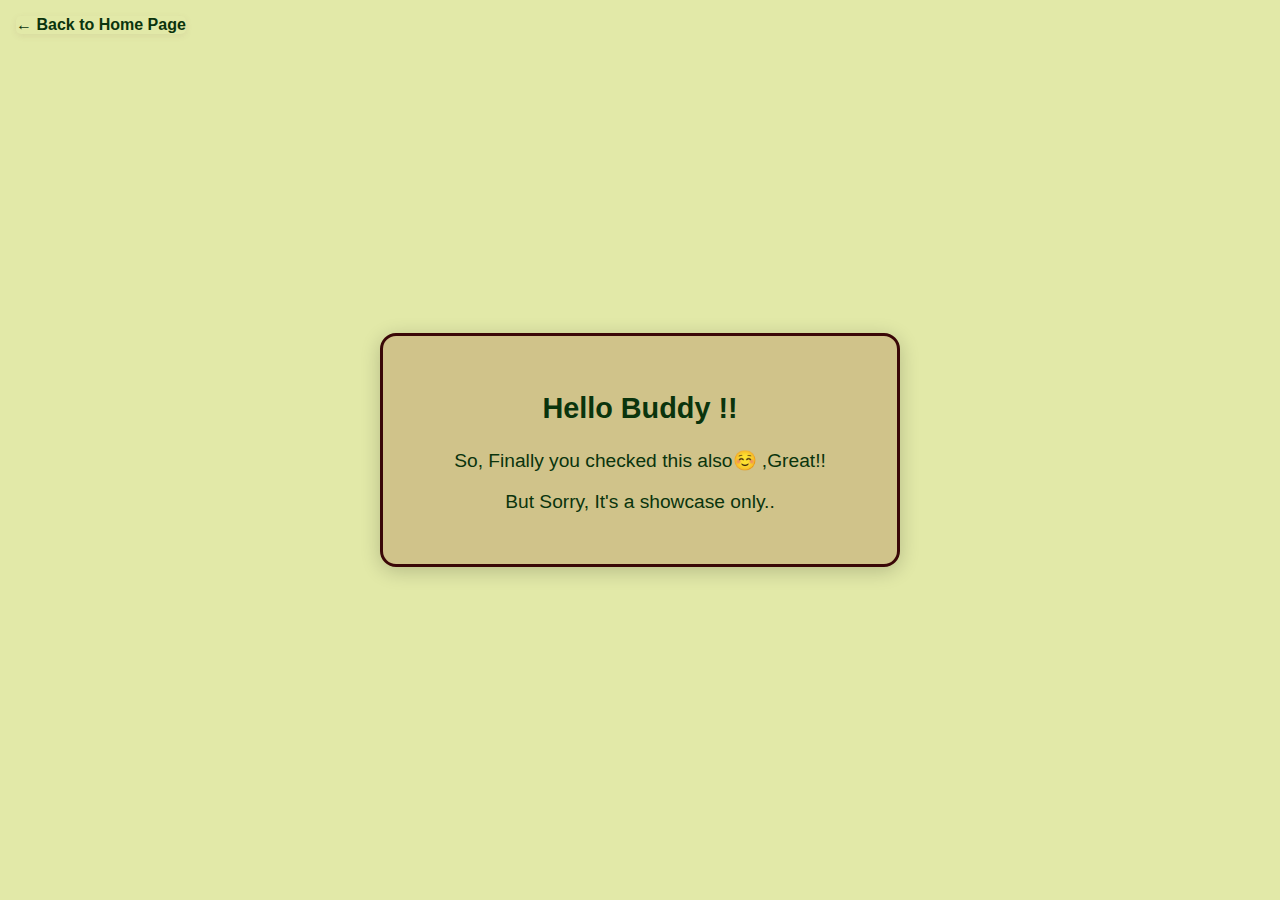
<file: Cart/index.html>
<!DOCTYPE html>
<html lang="en">
  <head>
    <meta charset="UTF-8" />
    <meta name="viewport" content="width=device-width, initial-scale=1.0" />
    <title>Cart</title>
    <link
      rel="icon"
      type="image/png"
      href="../CommonImages/favicon-32x32.png?v=3"
    />

    <style>
      body {
        margin: 0;
        background-color: #e2e9a8;
        font-family: Arial, sans-serif;
        font-size: larger;
        display: flex;
        justify-content: center;
        align-items: center;
        height: 100vh;
        position: relative; /* important for absolute children */
      }
      .back-home {
        position: absolute;
        top: 1rem;
        left: 1rem;
        display: inline-block;
        font-size: 1rem;
        color: #0a340d;
        border-radius: 5px;
        text-decoration: none;
        font-weight: bold;
        box-shadow: 0 2px 6px rgba(136, 88, 88, 0.1);
        transition: background 0.3s ease, transform 0.2s ease;
      }

      .back-home:hover {
        transform: scale(1.02);
      }

      .container {
        background: hsla(12, 73%, 32%, 0.2);
        color: #0a340d;
        text-align: center;
        padding: 2rem;
        border-radius: 1rem;
        box-shadow: 0 4px 20px rgba(0, 0, 0, 0.2);
        max-width: 450px;
        width: 100%;
        border: 3px solid rgb(58, 7, 7);
        transition: transform 0.2s ease, background-color 0.2s ease;
      }
      .container:hover {
        transform: scale(1.1);
      }
    </style>
  </head>
  <body>
    <a href="../index.html" class="back-home">← Back to Home Page</a>
    <div class="container">
      <h2>Hello Buddy !!</h2>
      <p>So, Finally you checked this also☺️ ,Great!!</p>
      <p>But Sorry, It's a showcase only..</p>
    </div>
  </body>
</html>
</file>
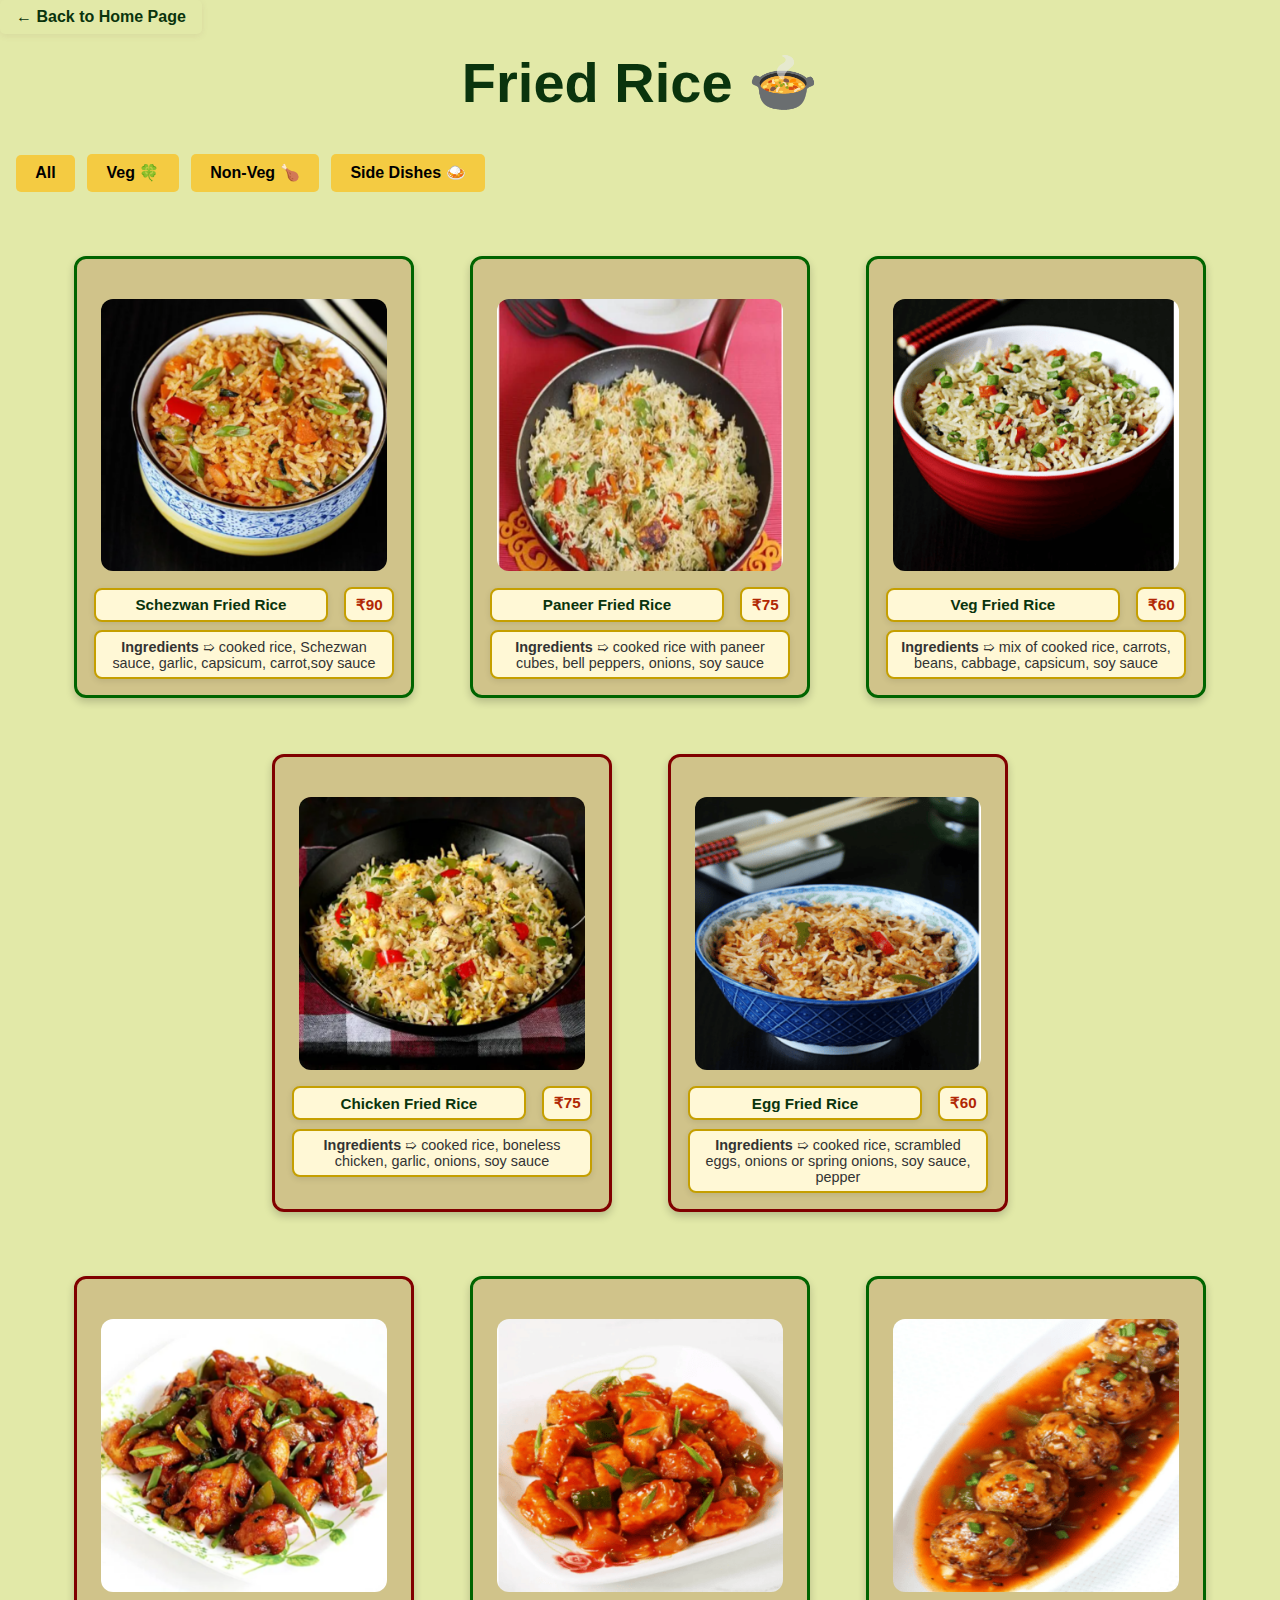
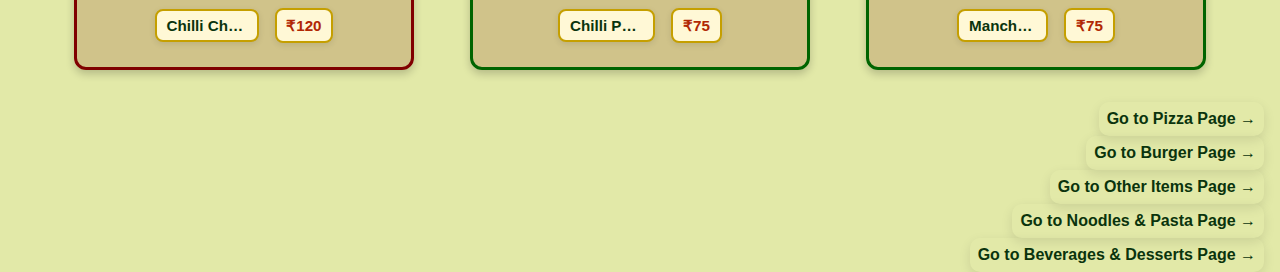
<file: FriedRice/index.html>
<!DOCTYPE html>
<html lang="en">
  <head>
    <meta charset="UTF-8" />
    <meta name="viewport" content="width=device-width, initial-scale=1.0" />
    <link rel="stylesheet" href="style.css" />
    <title>Fried Rice Variety</title>
    <link rel="icon" type="image/png" href="Images/favicon-32x32.png?v=5" />
  </head>
  <body>
    <a href="../index.html" class="back-home">← Back to Home Page</a>

    <h1>Fried Rice 🍲</h1>

    <section class="item">
      <div class="filter-buttons">
        <button data-type="all">All</button>
        <button data-type="veg">Veg 🍀</button>
        <button data-type="non-veg">Non-Veg 🍗</button>
        <button data-type="side-dish">Side Dishes 🍛</button>
      </div>

      <!-- Main Fried Rice Items -->
      <div class="items-card">
        <figure class="veg">
          <div class="item-image-wrapper">
            <img
              src="Images/SchezwanFriedrice.png"
              alt="SchezwanFriedrice"
              title="Schezwan Fried Rice"
            />
          </div>
          <figcaption>
            <div class="caption-box">
              <span class="item-name">Schezwan Fried Rice</span>
              <span class="item-price">₹90</span>
            </div>
            <p class="Ingredients">
              <strong>Ingredients </strong>➯ cooked rice, Schezwan sauce,
              garlic, capsicum, carrot,soy sauce
            </p>
          </figcaption>
        </figure>

        <figure class="veg">
          <div class="item-image-wrapper">
            <img
              src="Images/PaneerFriedRice.png"
              alt="Paneer Fried Rice"
              title="Paneer Fried Rice"
            />
          </div>
          <figcaption>
            <div class="caption-box">
              <span class="item-name">Paneer Fried Rice</span>
              <span class="item-price">₹75</span>
            </div>
            <p class="Ingredients">
              <strong>Ingredients </strong>➯ cooked rice with paneer cubes, bell
              peppers, onions, soy sauce
            </p>
          </figcaption>
        </figure>

        <figure class="veg">
          <div class="item-image-wrapper">
            <img
              src="Images/VegFriedRice.png"
              alt="Veg Fried Rice"
              title="Veg Fried Rice"
            />
          </div>
          <figcaption>
            <div class="caption-box">
              <span class="item-name">Veg Fried Rice</span>
              <span class="item-price">₹60</span>
            </div>
            <p class="Ingredients">
              <strong>Ingredients </strong>➯ mix of cooked rice, carrots, beans,
              cabbage, capsicum, soy sauce
            </p>
          </figcaption>
        </figure>

        <figure class="non-veg">
          <div class="item-image-wrapper">
            <img
              src="Images/ChickenFriedRice.png"
              alt="Chicken Fried Rice"
              title="Chicken Fried Rice"
            />
          </div>
          <figcaption>
            <div class="caption-box">
              <span class="item-name">Chicken Fried Rice</span>
              <span class="item-price">₹75</span>
            </div>
            <p class="Ingredients">
              <strong>Ingredients </strong>➯ cooked rice, boneless chicken,
              garlic, onions, soy sauce
            </p>
          </figcaption>
        </figure>

        <figure class="non-veg">
          <div class="item-image-wrapper">
            <img
              src="Images/EggFriedRice.png"
              alt="Egg Fried Rice"
              title="Egg Fried Rice"
            />
          </div>
          <figcaption>
            <div class="caption-box">
              <span class="item-name">Egg Fried Rice</span>
              <span class="item-price">₹60</span>
            </div>
            <p class="Ingredients">
              <strong>Ingredients </strong>➯ cooked rice, scrambled eggs, onions
              or spring onions, soy sauce, pepper
            </p>
          </figcaption>
        </figure>
      </div>
    </section>

    <!-- Side Dishes -->

    <div class="items-card">
      <figure class="non-veg SideDish">
        <div class="item-image-wrapper">
          <img
            src="Images/ChilliChicken.png"
            alt="ChilliChicken"
            title="Chilli Chicken"
          />
        </div>
        <figcaption>
          <div class="caption-box">
            <span class="item-name">Chilli Chicken</span>
            <span class="item-price">₹120</span>
          </div>
        </figcaption>
      </figure>

      <figure class="veg SideDish">
        <div class="item-image-wrapper">
          <img
            src="Images/ChilliPaneer.png"
            alt="ChilliPaneer"
            title="Chilli Paneer"
          />
        </div>
        <figcaption>
          <div class="caption-box">
            <span class="item-name">Chilli Paneer</span>
            <span class="item-price">₹75</span>
          </div>
        </figcaption>
      </figure>

      <figure class="veg SideDish">
        <div class="item-image-wrapper">
          <img
            src="Images/Manchurian.png"
            alt="Manchurian"
            title="Manchurian"
          />
        </div>
        <figcaption>
          <div class="caption-box">
            <span class="item-name">Manchurian</span>
            <span class="item-price">₹75</span>
          </div>
        </figcaption>
      </figure>
    </div>

    <nav class="nav-links">
      <a href="../Pizza/index.html" class="ToOthers">Go to Pizza Page →</a>
      <a href="../Burger/index.html" class="ToOthers">Go to Burger Page →</a>

      <a href="../Others/index.html" class="ToOthers"
        >Go to Other Items Page →</a
      >
      <a href="../Noodles_&_Pasta/index.html" class="ToOthers"
        >Go to Noodles & Pasta Page →</a
      >
      <a href="../Beverages_&_Desserts/index.html" class="ToOthers"
        >Go to Beverages & Desserts Page →</a
      >
    </nav>

    <script src="script.js"></script>
  </body>
</html>
</file>
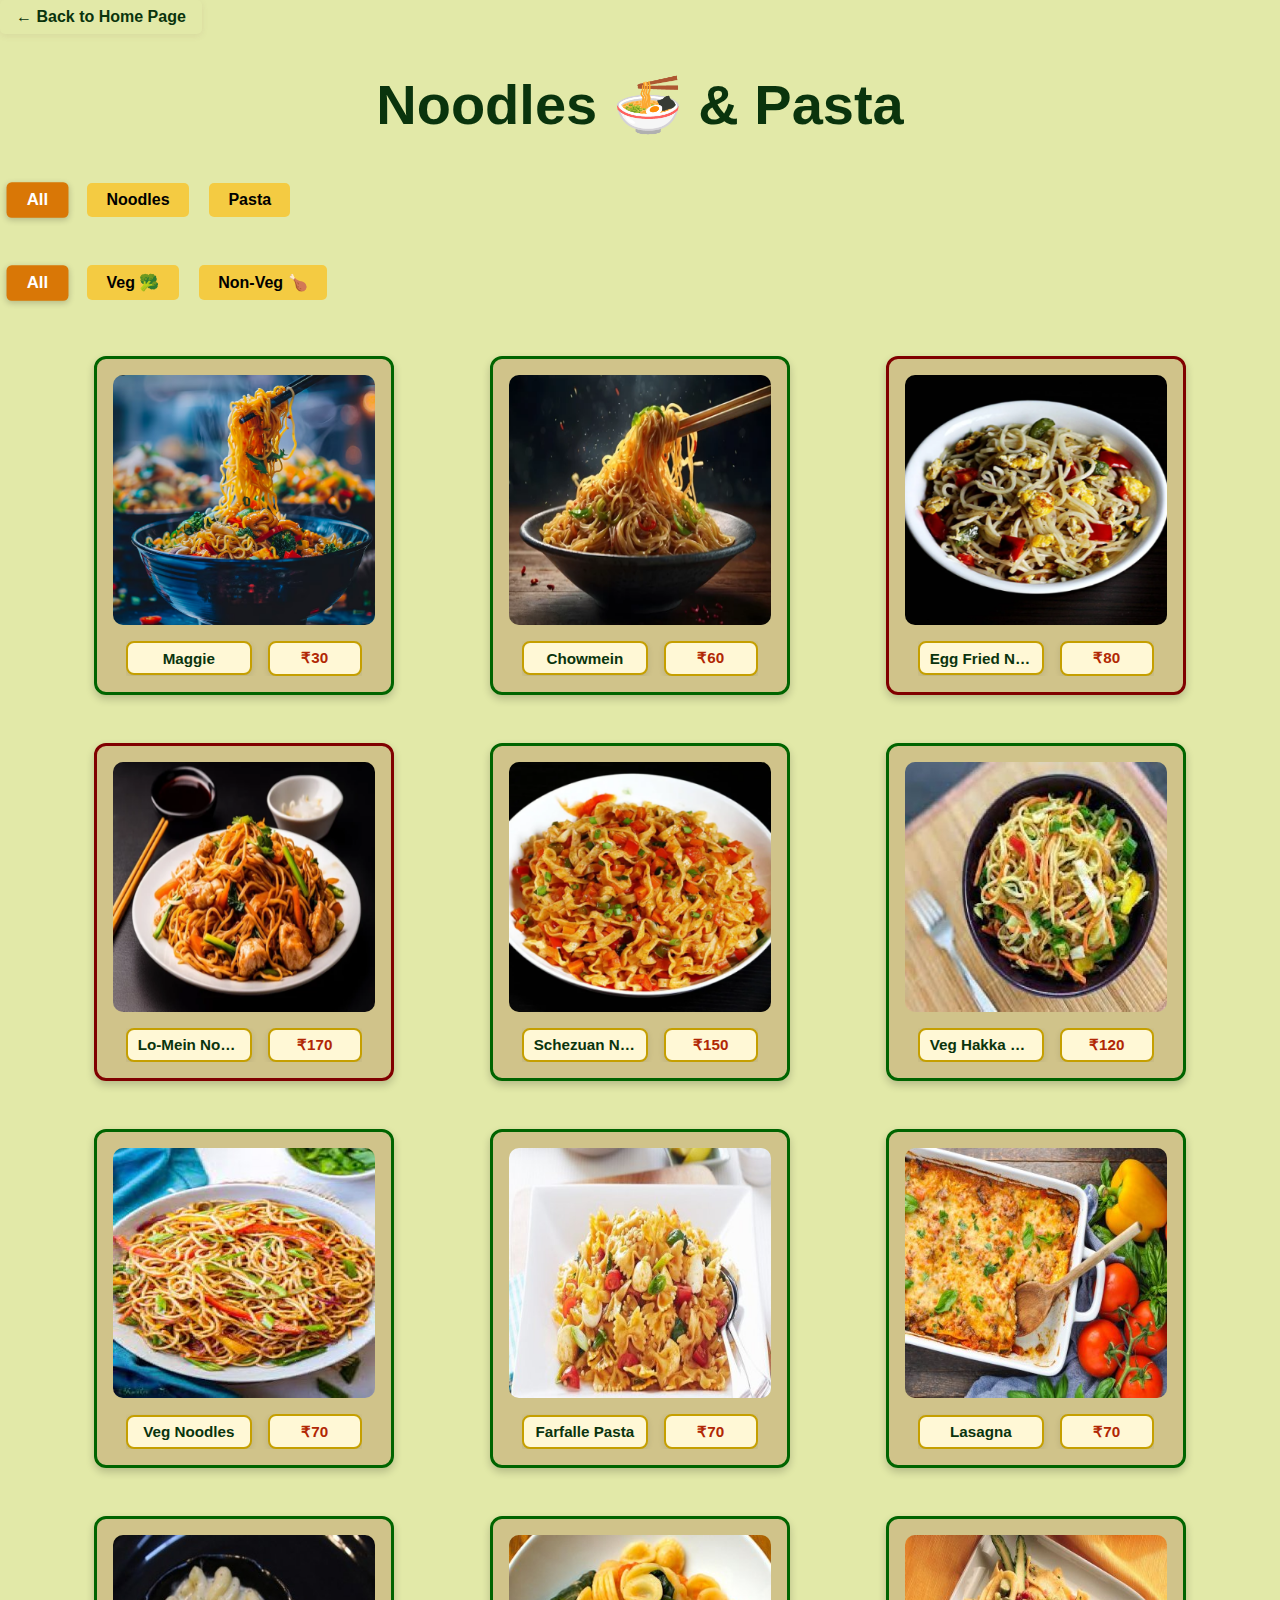
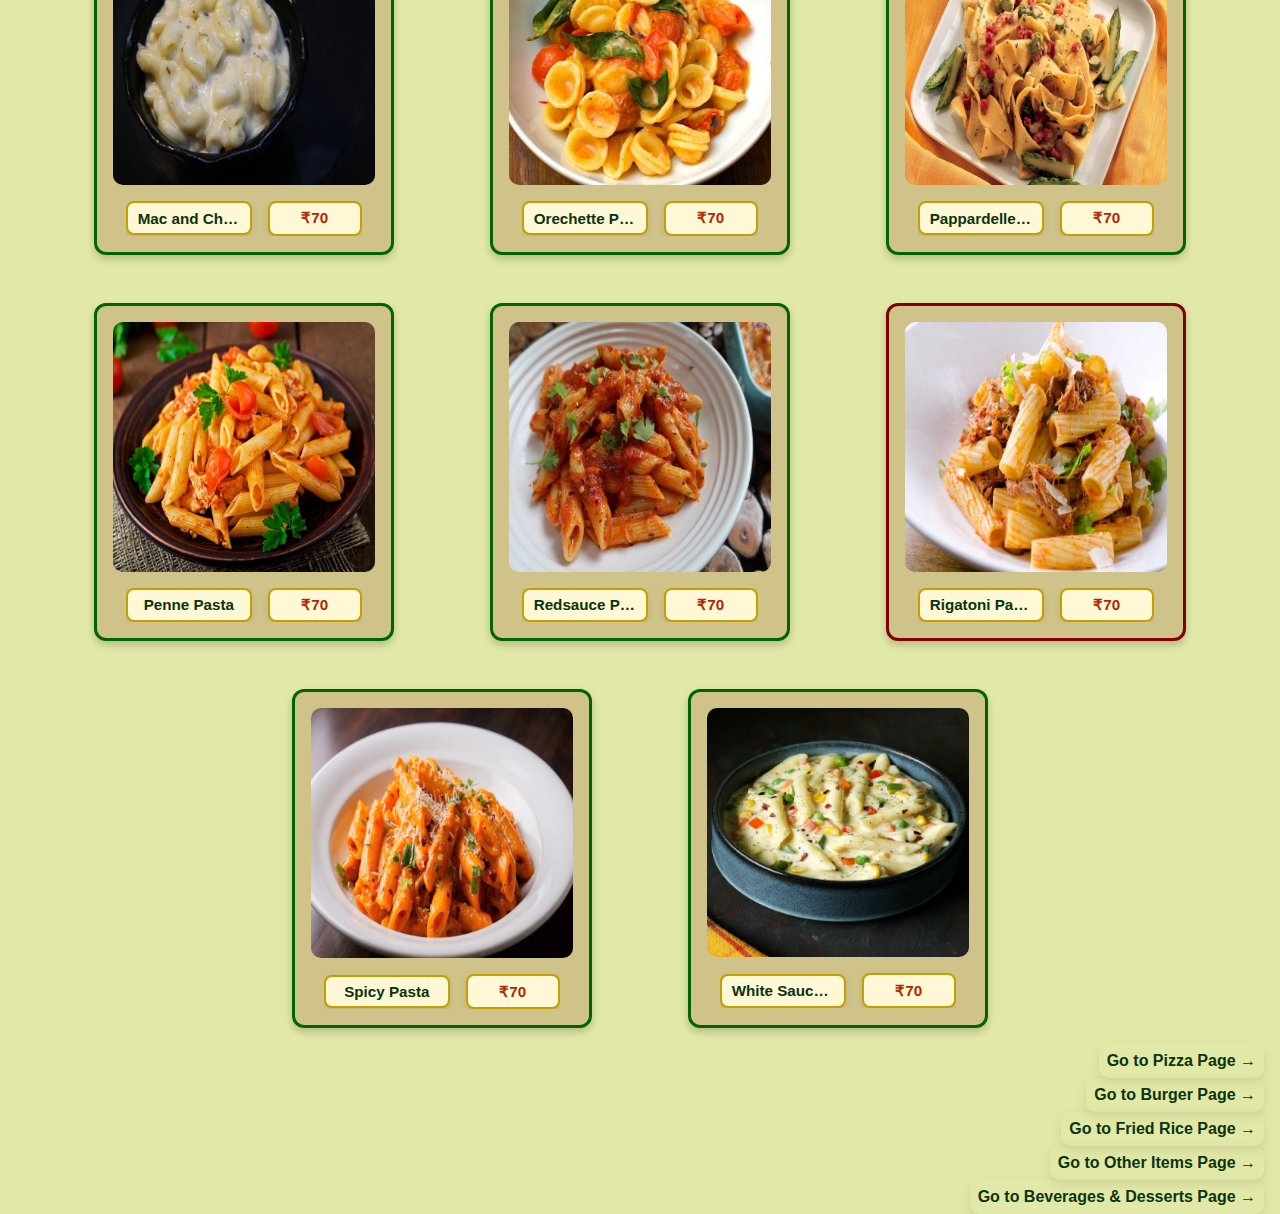
<file: Noodles_&_Pasta/index.html>
<!DOCTYPE html>
<html lang="en">
  <head>
    <meta charset="UTF-8" />
    <meta name="viewport" content="width=device-width, initial-scale=1.0" />
    <title>Noodles & Pasta</title>
    <link rel="stylesheet" href="style.css" />
    <link
      rel="icon"
      type="image/png"
      href="Noodlesimages/favicon-32x32.png?v=3"
    />
  </head>
  <body>
    <a href="../index.html" class="back-home">&larr; Back to Home Page</a>

    <h1>Noodles 🍜 & Pasta</h1>

    <!-- Filter Buttons: Category -->
    <div class="filter-buttons category-buttons">
      <button data-category="all" class="active">All</button>
      <button data-category="noodles">Noodles</button>
      <button data-category="pasta">Pasta</button>
    </div>

    <!-- Filter Buttons: Type -->
    <div class="filter-buttons type-buttons">
      <button data-type="all" class="active">All</button>
      <button data-type="veg">Veg 🥦</button>
      <button data-type="non-veg">Non-Veg 🍗</button>
    </div>

    <div class="noodles-cards">
      <figure class="veg noodles">
        <div class="noodles-image-wrapper">
          <img src="Noodlesimages/Maggie.png" alt="Maggie" title="Maggie" />
        </div>
        <figcaption class="caption-box">
          <span class="item-name">Maggie</span>
          <span class="item-price">₹30</span>
        </figcaption>
      </figure>

      <figure class="veg noodles">
        <div class="noodles-image-wrapper">
          <img
            src="Noodlesimages/chowmein.png"
            alt="ChowMein"
            title="ChowMein"
          />
        </div>
        <figcaption class="caption-box">
          <span class="item-name">Chowmein</span>
          <span class="item-price">₹60</span>
        </figcaption>
      </figure>

      <figure class="non-veg noodles">
        <div class="noodles-image-wrapper">
          <img
            src="Noodlesimages/EggFriedNoodles.png"
            alt="Egg Fried Noodles"
            title="Egg Fried Noodles"
          />
        </div>
        <figcaption class="caption-box">
          <span class="item-name">Egg Fried Noodles</span>
          <span class="item-price">₹80</span>
        </figcaption>
      </figure>

      <figure class="non-veg noodles">
        <div class="noodles-image-wrapper">
          <img
            src="Noodlesimages/Lomein.png"
            alt="Lo-Mein Noodles"
            title="Lo-Mein Noodles"
          />
        </div>
        <figcaption class="caption-box">
          <span class="item-name">Lo-Mein Noodles</span>
          <span class="item-price">₹170</span>
        </figcaption>
      </figure>

      <figure class="veg noodles">
        <div class="noodles-image-wrapper">
          <img
            src="Noodlesimages/SchezuanNoodles.png"
            alt="Schezuan Noodles"
            title="Schezuan Noodles"
          />
        </div>
        <figcaption class="caption-box">
          <span class="item-name">Schezuan Noodles</span>
          <span class="item-price">₹150</span>
        </figcaption>
      </figure>

      <figure class="veg noodles">
        <div class="noodles-image-wrapper">
          <img
            src="Noodlesimages/VegHakkaNoodles.jpeg"
            alt="Veg Hakka Noodles"
            title="Veg Hakka Noodles"
          />
        </div>
        <figcaption class="caption-box">
          <span class="item-name">Veg Hakka Noodles</span>
          <span class="item-price">₹120</span>
        </figcaption>
      </figure>

      <figure class="veg noodles">
        <div class="noodles-image-wrapper">
          <img
            src="Noodlesimages/VegNoodles.jpeg"
            alt="Veg Noodles"
            title="Veg Noodles"
          />
        </div>
        <figcaption class="caption-box">
          <span class="item-name">Veg Noodles</span>
          <span class="item-price">₹70</span>
        </figcaption>
      </figure>

      <figure class="veg pasta">
        <div class="noodles-image-wrapper">
          <img
            src="Noodlesimages/Farfallepasta.jpg"
            alt="Farfalle Pasta"
            title="Farfalle Pasta"
          />
        </div>
        <figcaption class="caption-box">
          <span class="item-name">Farfalle Pasta</span>
          <span class="item-price">₹70</span>
        </figcaption>
      </figure>

      <figure class="veg pasta">
        <div class="noodles-image-wrapper">
          <img
            src="Noodlesimages/Lasagna (2).jpg"
            alt="Lasagna"
            title="Lasagna"
          />
        </div>
        <figcaption class="caption-box">
          <span class="item-name">Lasagna</span>
          <span class="item-price">₹70</span>
        </figcaption>
      </figure>

      <figure class="veg pasta">
        <div class="noodles-image-wrapper">
          <img
            src="Noodlesimages/macandcheese.jpg"
            alt="Mac and Cheese"
            title="Mac and Cheese Pasta"
          />
        </div>
        <figcaption class="caption-box">
          <span class="item-name">Mac and Cheese</span>
          <span class="item-price">₹70</span>
        </figcaption>
      </figure>

      <figure class="veg pasta">
        <div class="noodles-image-wrapper">
          <img
            src="Noodlesimages/OrechettePasta.jpg"
            alt="Orechette Pasta"
            title="Orechette Pasta"
          />
        </div>
        <figcaption class="caption-box">
          <span class="item-name">Orechette Pasta</span>
          <span class="item-price">₹70</span>
        </figcaption>
      </figure>

      <figure class="veg pasta">
        <div class="noodles-image-wrapper">
          <img
            src="Noodlesimages/PappardellePasta.jpg"
            alt="Pappardelle Pasta"
            title="Pappardelle Pasta"
          />
        </div>
        <figcaption class="caption-box">
          <span class="item-name">Pappardelle Pasta</span>
          <span class="item-price">₹70</span>
        </figcaption>
      </figure>

      <figure class="veg pasta">
        <div class="noodles-image-wrapper">
          <img
            src="Noodlesimages/PennePasta.jpg"
            alt="Penne Pasta"
            title="Penne Pasta"
          />
        </div>
        <figcaption class="caption-box">
          <span class="item-name">Penne Pasta</span>
          <span class="item-price">₹70</span>
        </figcaption>
      </figure>

      <figure class="veg pasta">
        <div class="noodles-image-wrapper">
          <img
            src="Noodlesimages/Redsaucepasta.jpg"
            alt="Redsauce Pasta"
            title="Redsauce Pasta"
          />
        </div>
        <figcaption class="caption-box">
          <span class="item-name">Redsauce Pasta</span>
          <span class="item-price">₹70</span>
        </figcaption>
      </figure>

      <figure class="non-veg pasta">
        <div class="noodles-image-wrapper">
          <img
            src="Noodlesimages/RigatoniPasta.jpg"
            alt="Rigatoni Pasta"
            title="Rigatoni Pasta"
          />
        </div>
        <figcaption class="caption-box">
          <span class="item-name">Rigatoni Pasta</span>
          <span class="item-price">₹70</span>
        </figcaption>
      </figure>

      <figure class="veg pasta">
        <div class="noodles-image-wrapper">
          <img
            src="Noodlesimages/Spicy-Pasta.jpg"
            alt="Spicy Pasta"
            title="Spicy Pasta"
          />
        </div>
        <figcaption class="caption-box">
          <span class="item-name">Spicy Pasta</span>
          <span class="item-price">₹70</span>
        </figcaption>
      </figure>

      <figure class="veg pasta">
        <div class="noodles-image-wrapper">
          <img
            src="Noodlesimages/WhiteSaucePasta.png"
            alt="White Sauce Pasta"
            title="White Sauce Pasta"
          />
        </div>
        <figcaption class="caption-box">
          <span class="item-name">White Sauce Pasta</span>
          <span class="item-price">₹70</span>
        </figcaption>
      </figure>
    </div>

    <nav class="nav-links">
      <a href="../Pizza/index.html" class="ToOthers">Go to Pizza Page →</a>
      <a href="../Burger/index.html" class="ToOthers">Go to Burger Page →</a>
      <a href="../FriedRice/index.html" class="ToOthers"
        >Go to Fried Rice Page →</a
      >
      <a href="../Others/index.html" class="ToOthers"
        >Go to Other Items Page →</a
      >
      <a href="../Beverages_&_Desserts/index.html" class="ToOthers"
        >Go to Beverages & Desserts Page →</a
      >
    </nav>

    <script src="script.js"></script>
  </body>
</html>
</file>
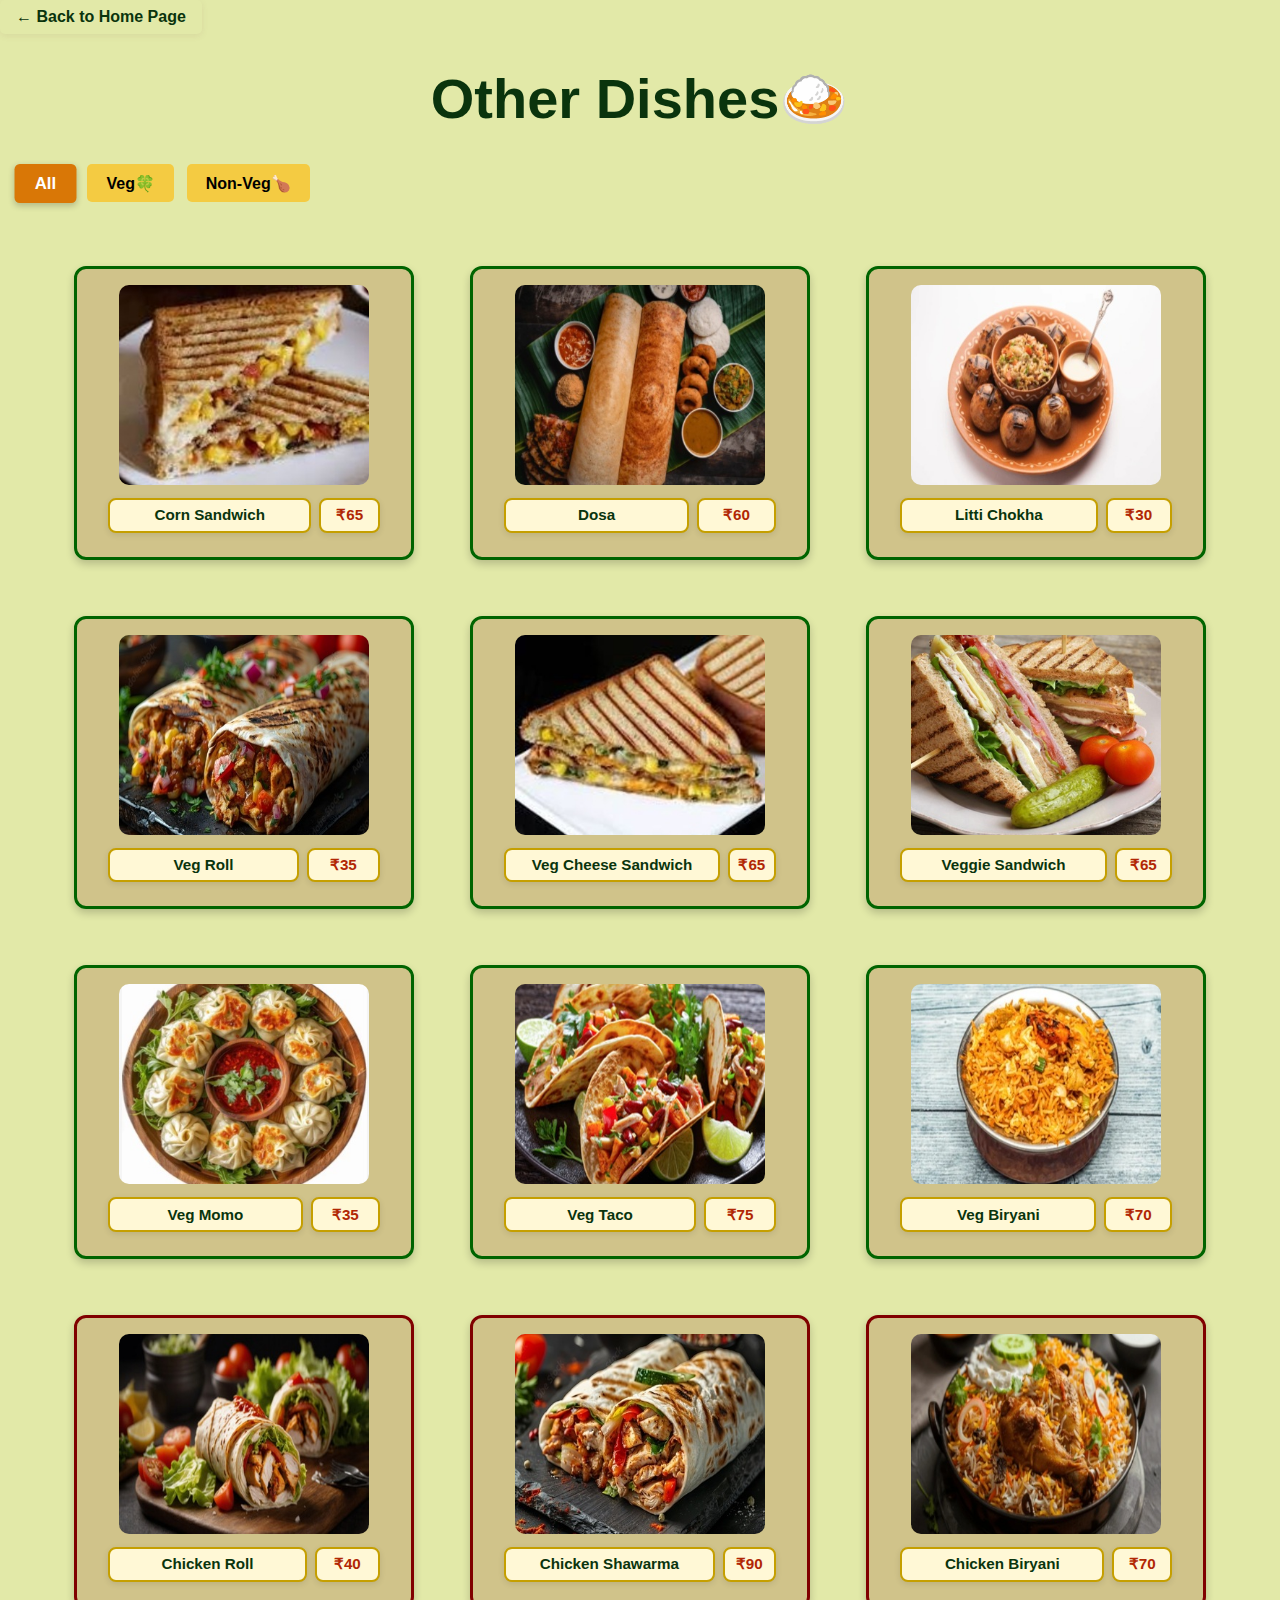
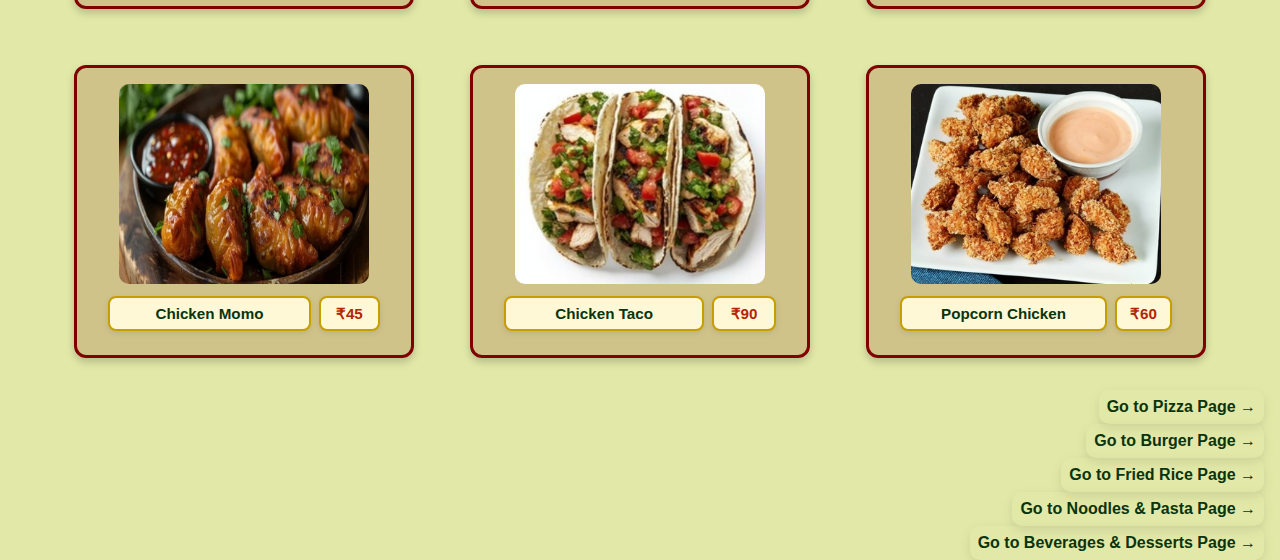
<file: Others/index.html>
<!DOCTYPE html>
<html lang="en">
  <head>
    <meta charset="UTF-8" />
    <meta name="viewport" content="width=device-width, initial-scale=1.0" />
    <title>Other Dishes</title>
    <link rel="stylesheet" href="style.css" />
    <link rel="icon" type="image/png" href="Images/favicon-32x32.png?v=3" />
  </head>
  <body>
    <a href="../index.html" class="back-home">← Back to Home Page</a>

    <h1>Other Dishes🍛</h1>
    <div class="filter-buttons">
      <button data-category="all" class="active">All</button>
      <button data-category="veg">Veg🍀</button>
      <button data-category="non-veg">Non-Veg🍗</button>
    </div>

    <div class="items-cards">
      <figure class="veg">
        <div class="items-image-wrapper">
          <img
            src="Images/CornSandwich.jpg"
            alt="CornSandwich"
            title="Corn Sandwich"
          />
        </div>
        <figcaption class="caption-box">
          <span class="item-name">Corn Sandwich</span>
          <span class="item-price">₹65</span>
        </figcaption>
      </figure>

      <figure class="veg">
        <div class="items-image-wrapper">
          <img src="Images/Dosa.jpg" alt="Dosa" title="Dosa" />
        </div>
        <figcaption class="caption-box">
          <span class="item-name">Dosa</span>
          <span class="item-price">₹60</span>
        </figcaption>
      </figure>

      <figure class="veg">
        <div class="items-image-wrapper">
          <img
            src="Images/liti-Chokha.jpg"
            alt="liti-Chokha"
            title="Litti Chokha"
          />
        </div>
        <figcaption class="caption-box">
          <span class="item-name">Litti Chokha</span>
          <span class="item-price">₹30</span>
        </figcaption>
      </figure>

      <figure class="veg">
        <div class="items-image-wrapper">
          <img src="Images/Veg Roll.jpg" alt="Veg Roll" title="Veg Roll" />
        </div>
        <figcaption class="caption-box">
          <span class="item-name">Veg Roll</span>
          <span class="item-price">₹35</span>
        </figcaption>
      </figure>

      <figure class="veg">
        <div class="items-image-wrapper">
          <img
            src="Images/VegCheeseSandwich.jpg"
            alt="Veg Cheese Sandwich"
            title="Veg Cheese Sandwich"
          />
        </div>
        <figcaption class="caption-box">
          <span class="item-name">Veg Cheese Sandwich</span>
          <span class="item-price">₹65</span>
        </figcaption>
      </figure>

      <figure class="veg">
        <div class="items-image-wrapper">
          <img
            src="Images/VeggieSandwich.jpg"
            alt="VeggieSandwich"
            title="Veggie Sandwich"
          />
        </div>
        <figcaption class="caption-box">
          <span class="item-name">Veggie Sandwich</span>
          <span class="item-price">₹65</span>
        </figcaption>
      </figure>

      <figure class="veg">
        <div class="items-image-wrapper">
          <img src="Images/VegMomo.jpg" alt="Veg Momo" title="Veg Momo" />
        </div>
        <figcaption class="caption-box">
          <span class="item-name">Veg Momo</span>
          <span class="item-price">₹35</span>
        </figcaption>
      </figure>

      <figure class="veg">
        <div class="items-image-wrapper">
          <img src="Images/Vegtaco.jpg" alt="Veg Taco" title="Veg Taco" />
        </div>
        <figcaption class="caption-box">
          <span class="item-name">Veg Taco</span>
          <span class="item-price">₹75</span>
        </figcaption>
      </figure>

      <figure class="veg">
        <div class="items-image-wrapper">
          <img
            src="Images/VegBiryani.jpg"
            alt="Veg Biryani"
            title="Veg Biryani"
          />
        </div>
        <figcaption class="caption-box">
          <span class="item-name">Veg Biryani</span>
          <span class="item-price">₹70</span>
        </figcaption>
      </figure>

      <figure class="non-veg">
        <div class="items-image-wrapper">
          <img
            src="Images/Chicken Roll.jpg"
            alt="Chicken Roll"
            title="Chicken Roll"
          />
        </div>
        <figcaption class="caption-box">
          <span class="item-name">Chicken Roll</span>
          <span class="item-price">₹40</span>
        </figcaption>
      </figure>

      <figure class="non-veg">
        <div class="items-image-wrapper">
          <img
            src="Images/Chicken Shawarma.jpg"
            alt="Chicken Shawarma"
            title="Chicken Shawarma"
          />
        </div>
        <figcaption class="caption-box">
          <span class="item-name">Chicken Shawarma</span>
          <span class="item-price">₹90</span>
        </figcaption>
      </figure>

      <figure class="non-veg">
        <div class="items-image-wrapper">
          <img
            src="Images/ChickenBiryani.jpg"
            alt="Chicken Biryani"
            title="Chicken Biryani"
          />
        </div>
        <figcaption class="caption-box">
          <span class="item-name">Chicken Biryani</span>
          <span class="item-price">₹70</span>
        </figcaption>
      </figure>

      <figure class="non-veg">
        <div class="items-image-wrapper">
          <img
            src="Images/ChickenMomo.jpg"
            alt="Chicken Momo"
            title="Chicken Momo"
          />
        </div>
        <figcaption class="caption-box">
          <span class="item-name">Chicken Momo</span>
          <span class="item-price">₹45</span>
        </figcaption>
      </figure>

      <figure class="non-veg">
        <div class="items-image-wrapper">
          <img
            src="Images/Chicken Taco.jpg"
            alt="Chicken Taco"
            title="Chicken Taco"
          />
        </div>
        <figcaption class="caption-box">
          <span class="item-name">Chicken Taco</span>
          <span class="item-price">₹90</span>
        </figcaption>
      </figure>

      <figure class="non-veg">
        <div class="items-image-wrapper">
          <img
            src="Images/popcorn-chicken.jpg"
            alt="popcorn-chicken"
            title="Popcorn Chicken"
          />
        </div>
        <figcaption class="caption-box">
          <span class="item-name">Popcorn Chicken</span>
          <span class="item-price">₹60</span>
        </figcaption>
      </figure>
    </div>

    <nav class="nav-links">
      <a href="../Pizza/index.html" class="ToOthers">Go to Pizza Page →</a>
      <a href="../Burger/index.html" class="ToOthers">Go to Burger Page →</a>

      <a href="../FriedRice/index.html" class="ToOthers"
        >Go to Fried Rice Page →</a
      >
      <a href="../Noodles_&_Pasta/index.html" class="ToOthers"
        >Go to Noodles & Pasta Page →</a
      >

      <a href="../Beverages_&_Desserts/index.html" class="ToOthers"
        >Go to Beverages & Desserts Page →</a
      >
    </nav>

    <script src="script.js"></script>
  </body>
</html>
</file>
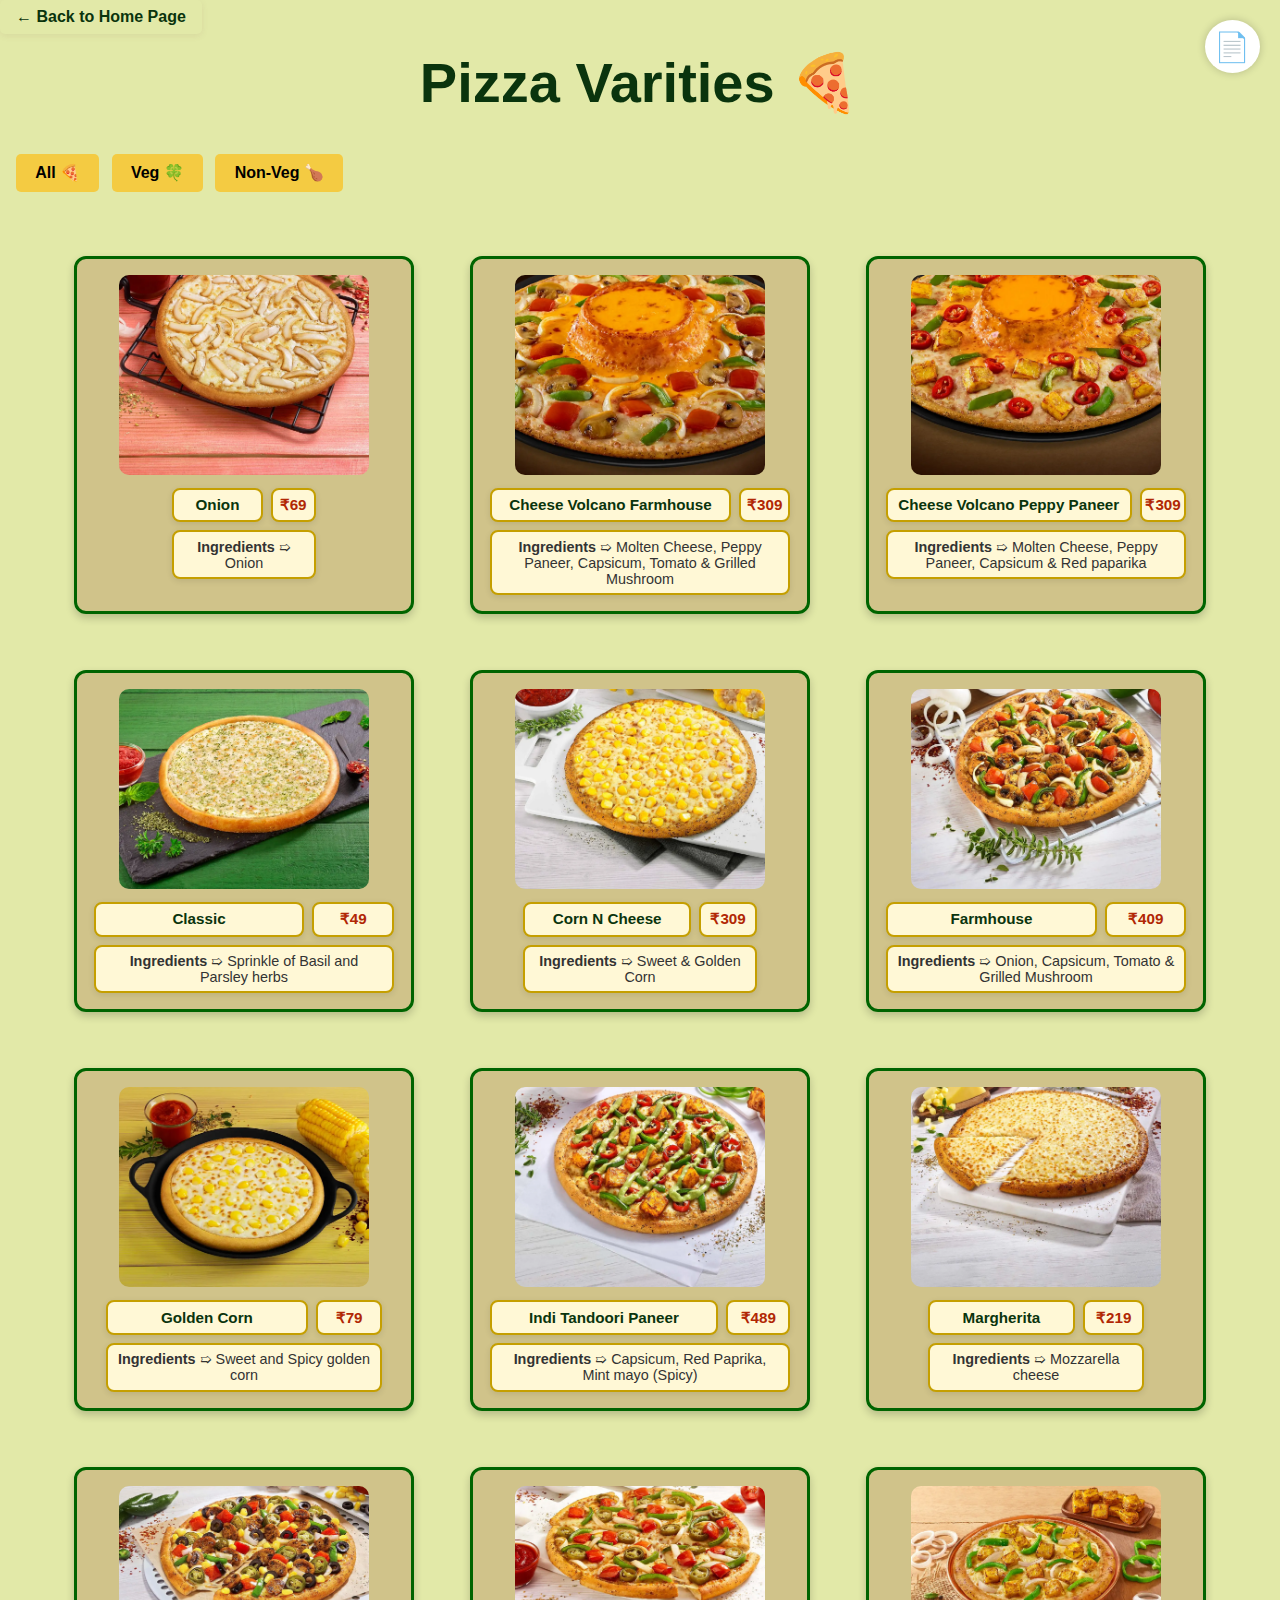
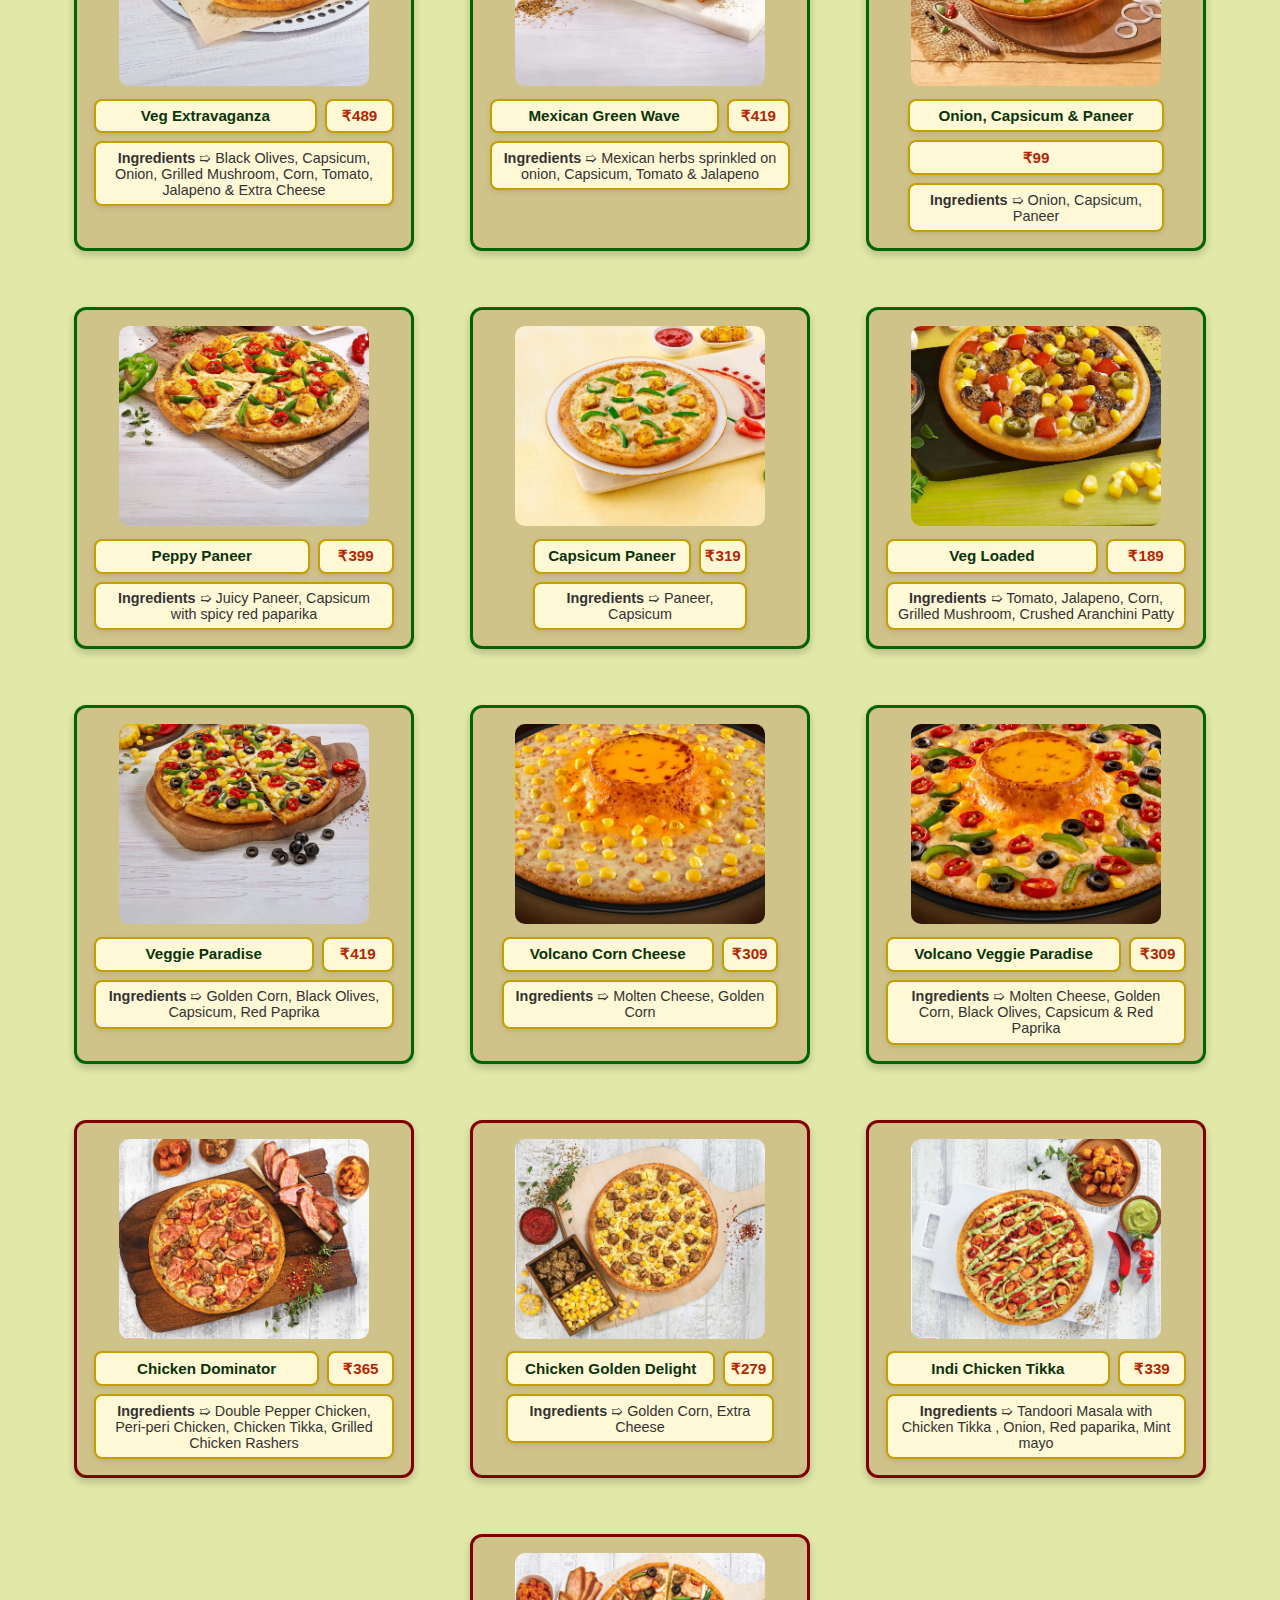
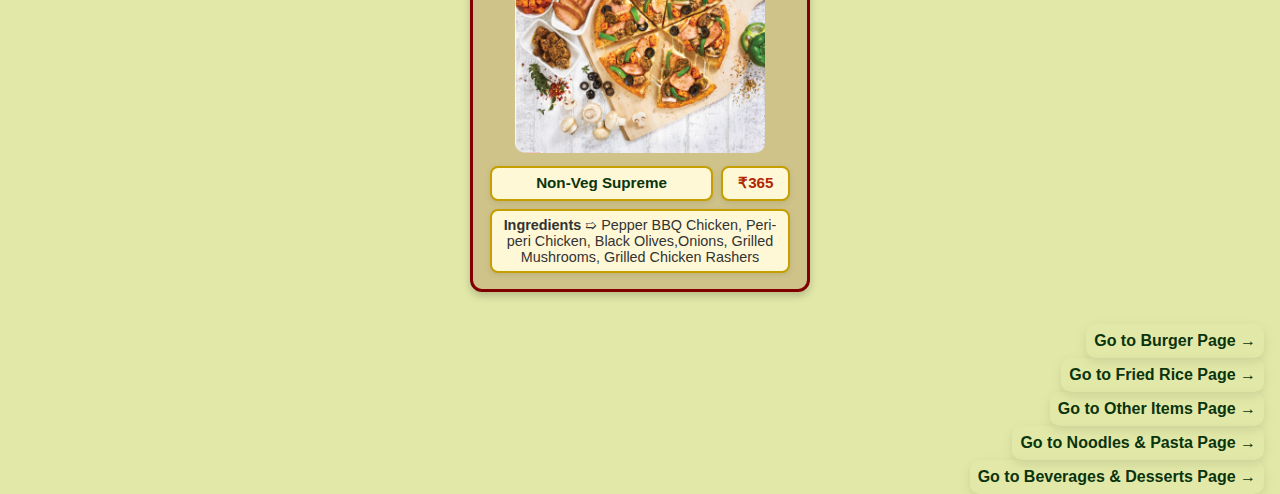
<file: Pizza/index.html>
<!DOCTYPE html>
<html lang="en">
  <head>
    <meta charset="UTF-8" />
    <meta name="viewport" content="width=device-width, initial-scale=1.0" />
    <link rel="stylesheet" href="style.css" />
    <title>Pizza-Varity</title>
    <link
      rel="icon"
      type="image/png"
      href="PizzaImages/favicon-32x32.png?v=3"
    />
  </head>
  <body>
    <a href="../index.html" class="back-home">← Back to Home Page</a>
    <a href="otherpage.html" class="menu-button" title="La Pino'z Menu 📄"
      >📄</a
    >

    <h1>Pizza Varities 🍕</h1>
    <section class="pizza-item">
      <div class="filter-buttons">
        <button data-type="all">All 🍕</button>
        <button data-type="veg">Veg 🍀</button>
        <button data-type="non-veg">Non-Veg 🍗</button>
      </div>

      <div class="pizza-cards">
        <figure class="veg">
          <div class="pizza-image-wrapper">
            <img src="PizzaImages/onion.jpg" alt="Onion" title="Onion" />
          </div>
          <figcaption>
            <div class="caption-box">
              <span class="item-name">Onion</span>
              <span class="item-price">₹69</span>
            </div>
            <p class="pizza-ingredients">
              <strong>Ingredients </strong>➯ Onion
            </p>
          </figcaption>
        </figure>

        <figure class="veg">
          <div class="pizza-image-wrapper">
            <img
              src="PizzaImages/CheeseVolcanoFarmhouse.jpg"
              alt="CheeseVolcanoFarmhouse"
              title="Cheese Volcano Farmhouse"
            />
          </div>
          <figcaption>
            <div class="caption-box">
              <span class="item-name">Cheese Volcano Farmhouse</span>
              <span class="item-price">₹309</span>
            </div>
            <p class="pizza-ingredients">
              <strong>Ingredients </strong>➯ Molten Cheese, Peppy Paneer,
              Capsicum, Tomato & Grilled Mushroom
            </p>
          </figcaption>
        </figure>

        <figure class="veg">
          <div class="pizza-image-wrapper">
            <img
              src="PizzaImages/cheesevolcanoPeppyPaneer.jpg"
              alt="CheeseVolcanoPeppyPaneer"
              title="Cheese Volcano Peppy Paneer"
            />
          </div>
          <figcaption>
            <div class="caption-box">
              <span class="item-name">Cheese Volcano Peppy Paneer</span>
              <span class="item-price">₹309</span>
            </div>
            <p class="pizza-ingredients">
              <strong>Ingredients </strong>➯ Molten Cheese, Peppy Paneer,
              Capsicum & Red paparika
            </p>
          </figcaption>
        </figure>

        <figure class="veg">
          <div class="pizza-image-wrapper">
            <img src="PizzaImages/Classic.jpg" alt="Classic" title="Classic" />
          </div>
          <figcaption>
            <div class="caption-box">
              <span class="item-name">Classic</span>
              <span class="item-price">₹49</span>
            </div>
            <p class="pizza-ingredients">
              <strong>Ingredients </strong>➯ Sprinkle of Basil and Parsley herbs
            </p>
          </figcaption>
        </figure>

        <figure class="veg">
          <div class="pizza-image-wrapper">
            <img
              src="PizzaImages/Corn_n_Cheese.jpg"
              alt="Corn_n_Cheese"
              title="Corn_n_Cheese"
            />
          </div>
          <figcaption>
            <div class="caption-box">
              <span class="item-name">Corn N Cheese</span>
              <span class="item-price">₹309</span>
            </div>
            <p class="pizza-ingredients">
              <strong>Ingredients </strong>➯ Sweet & Golden Corn
            </p>
          </figcaption>
        </figure>

        <figure class="veg">
          <div class="pizza-image-wrapper">
            <img
              src="PizzaImages/farmhouse.jpg"
              alt="farmhouse"
              title="Farmhouse"
            />
          </div>
          <figcaption>
            <div class="caption-box">
              <span class="item-name">Farmhouse</span>
              <span class="item-price">₹409</span>
            </div>
            <p class="pizza-ingredients">
              <strong>Ingredients </strong>➯ Onion, Capsicum, Tomato & Grilled
              Mushroom
            </p>
          </figcaption>
        </figure>

        <figure class="veg">
          <div class="pizza-image-wrapper">
            <img
              src="PizzaImages/GoldenCorn.jpg"
              alt="GoldenCorn"
              title="Golden Corn"
            />
          </div>
          <figcaption>
            <div class="caption-box">
              <span class="item-name">Golden Corn</span>
              <span class="item-price">₹79</span>
            </div>
            <p class="pizza-ingredients">
              <strong>Ingredients </strong>➯ Sweet and Spicy golden corn
            </p>
          </figcaption>
        </figure>

        <figure class="veg">
          <div class="pizza-image-wrapper">
            <img
              src="PizzaImages/indi_paneer.jpg"
              alt="Indi Tandoori Paneer"
              title="Indi Tandoori Paneer"
            />
          </div>
          <figcaption>
            <div class="caption-box">
              <span class="item-name">Indi Tandoori Paneer</span>
              <span class="item-price">₹489</span>
            </div>
            <p class="pizza-ingredients">
              <strong>Ingredients </strong>➯ Capsicum, Red Paprika, Mint mayo
              (Spicy)
            </p>
          </figcaption>
        </figure>

        <figure class="veg">
          <div class="pizza-image-wrapper">
            <img
              src="PizzaImages/margherita.jpg"
              alt="Margherita"
              title="Margherita"
            />
          </div>
          <figcaption>
            <div class="caption-box">
              <span class="item-name">Margherita</span>
              <span class="item-price">₹219</span>
            </div>
            <p class="pizza-ingredients">
              <strong>Ingredients </strong>➯ Mozzarella cheese
            </p>
          </figcaption>
        </figure>

        <figure class="veg">
          <div class="pizza-image-wrapper">
            <img
              src="PizzaImages/maxican_extravaganza.jpg"
              alt="Veg Extravaganza"
              title="Veg Extravaganza"
            />
          </div>
          <figcaption>
            <div class="caption-box">
              <span class="item-name">Veg Extravaganza</span>
              <span class="item-price">₹489</span>
            </div>
            <p class="pizza-ingredients">
              <strong>Ingredients </strong>➯ Black Olives, Capsicum, Onion,
              Grilled Mushroom, Corn, Tomato, Jalapeno & Extra Cheese
            </p>
          </figcaption>
        </figure>

        <figure class="veg">
          <div class="pizza-image-wrapper">
            <img
              src="PizzaImages/mexican_green_wave.jpg"
              alt="Mexican Green Wave"
              title="Mexican Green Wave"
            />
          </div>
          <figcaption>
            <div class="caption-box">
              <span class="item-name">Mexican Green Wave</span>
              <span class="item-price">₹419</span>
            </div>
            <p class="pizza-ingredients">
              <strong>Ingredients </strong>➯ Mexican herbs sprinkled on onion,
              Capsicum, Tomato & Jalapeno
            </p>
          </figcaption>
        </figure>

        <figure class="veg">
          <div class="pizza-image-wrapper">
            <img
              src="PizzaImages/OnionCapsicumPaneer.jpg"
              alt="Onion Capsicum Paneer"
              title="Onion Capsicum Paneer"
            />
          </div>
          <figcaption>
            <div class="caption-box">
              <span class="item-name">Onion, Capsicum & Paneer</span>
              <span class="item-price">₹99</span>
            </div>
            <p class="pizza-ingredients">
              <strong>Ingredients </strong>➯ Onion, Capsicum, Paneer
            </p>
          </figcaption>
        </figure>

        <figure class="veg">
          <div class="pizza-image-wrapper">
            <img
              src="PizzaImages/peppy_paneer.jpg"
              alt="Peppy Paneer"
              title="Peppy Paneer"
            />
          </div>
          <figcaption>
            <div class="caption-box">
              <span class="item-name">Peppy Paneer</span>
              <span class="item-price">₹399</span>
            </div>
            <p class="pizza-ingredients">
              <strong>Ingredients </strong>➯ Juicy Paneer, Capsicum with spicy
              red paparika
            </p>
          </figcaption>
        </figure>

        <figure class="veg">
          <div class="pizza-image-wrapper">
            <img
              src="PizzaImages/PMCapsicumPaneer.jpg"
              alt="PMCapsicumPaneer"
              title="Capsicum Paneer"
            />
          </div>
          <figcaption>
            <div class="caption-box">
              <span class="item-name">Capsicum Paneer</span>
              <span class="item-price">₹319</span>
            </div>
            <p class="pizza-ingredients">
              <strong>Ingredients </strong>➯ Paneer, Capsicum
            </p>
          </figcaption>
        </figure>

        <figure class="veg">
          <div class="pizza-image-wrapper">
            <img
              src="PizzaImages/veg_loaded.jpg"
              alt="veg_loaded"
              title="Veg Loaded"
            />
          </div>
          <figcaption>
            <div class="caption-box">
              <span class="item-name">Veg Loaded</span>
              <span class="item-price">₹189</span>
            </div>
            <p class="pizza-ingredients">
              <strong>Ingredients </strong>➯ Tomato, Jalapeno, Corn, Grilled
              Mushroom, Crushed Aranchini Patty
            </p>
          </figcaption>
        </figure>

        <figure class="veg">
          <div class="pizza-image-wrapper">
            <img
              src="PizzaImages/veggie_paradise.jpg"
              alt="veggie_paradise"
              title="veggie_paradise"
            />
          </div>
          <figcaption>
            <div class="caption-box">
              <span class="item-name">Veggie Paradise</span>
              <span class="item-price">₹419</span>
            </div>
            <p class="pizza-ingredients">
              <strong>Ingredients </strong>➯ Golden Corn, Black Olives,
              Capsicum, Red Paprika
            </p>
          </figcaption>
        </figure>

        <figure class="veg">
          <div class="pizza-image-wrapper">
            <img
              src="PizzaImages/VolcanoCornCheese.jpg"
              alt="VolcanoCornCheese"
              title="Volcano Corn Cheese"
            />
          </div>
          <figcaption>
            <div class="caption-box">
              <span class="item-name">Volcano Corn Cheese</span>
              <span class="item-price">₹309</span>
            </div>
            <p class="pizza-ingredients">
              <strong>Ingredients </strong>➯ Molten Cheese, Golden Corn
            </p>
          </figcaption>
        </figure>

        <figure class="veg">
          <div class="pizza-image-wrapper">
            <img
              src="PizzaImages/VolcanoVeggieParadise.jpg"
              alt="VolcanoVeggieParadise"
              title="Volcano Veggie Paradise"
            />
          </div>
          <figcaption>
            <div class="caption-box">
              <span class="item-name">Volcano Veggie Paradise</span>
              <span class="item-price">₹309</span>
            </div>
            <p class="pizza-ingredients">
              <strong>Ingredients </strong>➯ Molten Cheese, Golden Corn, Black
              Olives, Capsicum & Red Paprika
            </p>
          </figcaption>
        </figure>

        <figure class="non-veg">
          <div class="pizza-image-wrapper">
            <img
              src="PizzaImages/ChickenDominator.png"
              alt="ChickenDominator"
              title="Chicken Dominator"
            />
          </div>
          <figcaption>
            <div class="caption-box">
              <span class="item-name">Chicken Dominator</span>
              <span class="item-price">₹365</span>
            </div>
            <p class="pizza-ingredients">
              <strong>Ingredients </strong>➯ Double Pepper Chicken, Peri-peri
              Chicken, Chicken Tikka, Grilled Chicken Rashers
            </p>
          </figcaption>
        </figure>

        <figure class="non-veg">
          <div class="pizza-image-wrapper">
            <img
              src="PizzaImages/ChickenGoldenDelight.png"
              alt="ChickenGoldenDelight"
              title="Chicken Golden Delight"
            />
          </div>
          <figcaption>
            <div class="caption-box">
              <span class="item-name">Chicken Golden Delight</span>
              <span class="item-price">₹279</span>
            </div>
            <p class="pizza-ingredients">
              <strong>Ingredients </strong>➯ Golden Corn, Extra Cheese
            </p>
          </figcaption>
        </figure>

        <figure class="non-veg">
          <div class="pizza-image-wrapper">
            <img
              src="PizzaImages/IndiChickenTikka.png"
              alt="IndiChickenTikka"
              -title="Indi-Chicken Tikka"
            />
          </div>
          <figcaption>
            <div class="caption-box">
              <span class="item-name">Indi Chicken Tikka</span>
              <span class="item-price">₹339</span>
            </div>
            <p class="pizza-ingredients">
              <strong>Ingredients </strong>➯ Tandoori Masala with Chicken Tikka
              , Onion, Red paparika, Mint mayo
            </p>
          </figcaption>
        </figure>

        <figure class="non-veg">
          <div class="pizza-image-wrapper">
            <img
              src="PizzaImages/NonVegSupreme.png"
              alt="NonVegSupreme"
              title="Non-Veg Supreme"
            />
          </div>
          <figcaption>
            <div class="caption-box">
              <span class="item-name">Non-Veg Supreme</span>
              <span class="item-price">₹365</span>
            </div>
            <p class="pizza-ingredients">
              <strong>Ingredients </strong>➯ Pepper BBQ Chicken, Peri-peri
              Chicken, Black Olives,Onions, Grilled Mushrooms, Grilled Chicken
              Rashers
            </p>
          </figcaption>
        </figure>
      </div>
    </section>

    <nav class="nav-links">
      <a href="../Burger/index.html" class="ToOthers">Go to Burger Page →</a>
      <a href="../FriedRice/index.html" class="ToOthers"
        >Go to Fried Rice Page →</a
      >
      <a href="../Others/index.html" class="ToOthers"
        >Go to Other Items Page →</a
      >
      <a href="../Noodles_&_Pasta/index.html" class="ToOthers"
        >Go to Noodles & Pasta Page →</a
      >
      <a href="../Beverages_&_Desserts/index.html" class="ToOthers"
        >Go to Beverages & Desserts Page →</a
      >
    </nav>

    <script src="script.js"></script>
  </body>
</html>
</file>
<file: Burger/style.css>
* {
  box-sizing: border-box;
}

h1 {
  text-align: center;
  font-size: 3.5rem;
}
body {
  background-color: #e2e9a8;
  color: #0a340d;
  margin: 0;
  font-family: Arial, sans-serif;
}

.back-home {
  display: inline-block;
  padding: 0.5rem 1rem;
  font-size: 1rem;
  color: #0a340d;
  border-radius: 5px;
  text-decoration: none;
  font-weight: bold;
  box-shadow: 0 2px 6px rgba(136, 88, 88, 0.1);
  transition: background 0.3s ease, transform 0.2s ease;
}

.back-home:hover {
  transform: scale(1.05);
}

.ToOthers {
  display: block;
  width: fit-content;
  padding: 0.5rem;

  font-size: 1rem;
  color: #0a340d;

  border-radius: 10px;
  text-decoration: none;
  font-weight: bold;
  box-shadow: 0 4px 12px rgba(0, 0, 0, 0.1);
  transition: background 0.3s ease, transform 0.2s ease;
  margin-left: auto;
  margin-right: 1rem;
}
.ToOthers:hover {
  transform: scale(1.05);
}

/*Filter buttons */
.filter-buttons {
  margin-bottom: 2rem;
  text-align: left;
}

.filter-buttons button {
  padding: 0.6rem 1.2rem;
  margin: 0 0.5rem;
  font-size: 1rem;
  border: none;
  background-color: #f4cb42;
  border-radius: 5px;
  cursor: pointer;
  font-weight: bold;
  transition: background 0.3s, transform 0.2s;
}

.filter-buttons button:hover {
  background-color: #f8a100;
}

.filter-buttons button.active {
  background-color: #d97706;
  color: #fff;
  transform: scale(1.05);
  box-shadow: 0 2px 6px rgba(0, 0, 0, 0.2);
}

.burger-cards {
  display: flex;
  flex-wrap: wrap;
  text-align: left;
  gap: 1.5rem;
  padding: 1rem;
}

.burger-item {
  display: flex;
  flex-wrap: wrap;
  text-align: center;
  gap: 1.5rem;
  padding: 1rem;
  font-size: larger;
}

/* Border box around each burger card */
figure {
  width: 300px;
  margin: 2rem auto;
  padding: 1rem;
  text-align: center;
  border-radius: 12px;
  box-shadow: 0 4px 8px rgba(0, 0, 0, 0.2);
  transition: transform 0.3s;
  background-color: hsla(12, 73%, 32%, 0.2);
}
/* Hover effect */
figure:hover {
  transform: scale(1.05);
}

/*  Background image applied only behind the image */
.burger-image-wrapper {
  background-image: url("../CommonImages/backg.png");
  padding-bottom: 2px;
  background-repeat: repeat;
  background-size: cover;
  background-position: center;
  margin-bottom: 1rem;
  padding: 1rem;
  border-radius: 10px;
}

/*  Image */
.burger-image-wrapper img {
  width: 100%;
  height: auto;
  border-radius: 10px;
  display: block;
}

/* Caption */
figcaption {
  margin-top: 0.5rem;
  font-weight: bold;
  font-size: 1rem;
  display: flex;
  justify-content: space-between;
  align-items: center;
  /* padding: 0 0.5rem; */
}

figcaption.caption-box {
  display: flex;
  justify-content: space-between;
  align-items: stretch;
  flex-wrap: wrap;
  gap: 0.5rem;
  width: 90%;
  margin: 0 auto 0.5rem;
  box-sizing: border-box;
}

.item-name,
.item-price {
  background-color: #fff8d6;
  border: 2px solid #c59f00;
  border-radius: 8px;
  padding: 0.4rem 0.6rem;
  box-shadow: 0 2px 6px rgba(0, 0, 0, 0.1);
  white-space: nowrap;
  width: auto;
  /*  overflow: hidden; */
  text-overflow: ellipsis;
  font-weight: bold;
  font-size: 0.95rem;
  text-align: center;
  min-width: 40%;
}
.item-price {
  color: #b12704;
}

/* 🌿 Veg Border */
figure.veg {
  border: 3px solid darkgreen;
}

/* 🍗 Non-Veg Border */
figure.non-veg {
  border: 3px solid maroon;
}

/* 📱 Mobile-Friendly */
@media (max-width: 600px) {
  nav {
    display: block;
  }

  nav li {
    display: block;
    margin: 0;
  }
}
</file>
<file: FriedRice/style.css>
* {
  box-sizing: border-box;
}

body {
  background-color: #e2e9a8;
  color: #0a340d;
  margin: 0;
  font-family: Arial, sans-serif;
}

h1 {
  text-align: center;
  font-size: 3.5rem;
  margin-top: 1rem;
}

.back-home {
  display: inline-block;
  padding: 0.5rem 1rem;
  font-size: 1rem;
  color: #0a340d;
  border-radius: 5px;
  text-decoration: none;
  font-weight: bold;
  box-shadow: 0 2px 6px rgba(136, 88, 88, 0.1);
  transition: background 0.3s ease, transform 0.2s ease;
}

.back-home:hover {
  transform: scale(1.05);
}

.ToOthers {
  display: block;
  width: fit-content;
  padding: 0.5rem;

  font-size: 1rem;
  color: #0a340d;

  border-radius: 10px;
  text-decoration: none;
  font-weight: bold;
  box-shadow: 0 4px 12px rgba(0, 0, 0, 0.1);
  transition: background 0.3s ease, transform 0.2s ease;
  margin-left: auto;
  margin-right: 1rem;
}
.ToOthers:hover {
  transform: scale(1.05);
}

/* Filter buttons */
.filter-buttons {
  margin: 1.5rem 1rem;
  text-align: left;
}

.filter-buttons button {
  padding: 0.6rem 1.2rem;
  margin: 0 0.5rem 0.5rem 0;
  font-size: 1rem;
  border: none;
  background-color: #f4cb42;
  border-radius: 5px;
  cursor: pointer;
  font-weight: bold;
  transition: background 0.3s, transform 0.2s;
}

.filter-buttons button:hover {
  background-color: #f8a100;
}

.filter-buttons button.active {
  background-color: #d97706;
  color: #fff;
  transform: scale(1.05);
  box-shadow: 0 2px 6px rgba(0, 0, 0, 0.2);
}

/* Cards container */
.items-card {
  display: flex;
  flex-wrap: wrap;
  gap: 1.5rem;
  padding: 1rem;
  justify-content: center;
}

/* Individual card */
figure {
  width: 340px;
  background: hsla(12, 73%, 32%, 0.2);
  border-radius: 12px;
  padding: 1rem 0;
  margin: 1rem;
  box-shadow: 0 4px 8px rgba(0, 0, 0, 0.2);
  transition: transform 0.3s ease;
  display: flex;
  flex-direction: column;
  align-items: center;
  box-sizing: border-box;
}

figure:hover {
  transform: scale(1.05);
}

/* .item-image-wrapper {
  width: 100%;
  display: flex;
  justify-content: center;
  margin-bottom: 0.8rem;
}

.item-image-wrapper img {
  max-width: 90%;
  height: auto;
  object-fit: cover;
  border-radius: 10px;
}
 */

/* Image container */
.item-image-wrapper {
  padding: 1.5rem 1.5rem 0 1.5rem;
  width: 100%;
  box-sizing: border-box;
}

/* Image Styling */
.item-image-wrapper img {
  width: 100%;
  height: auto;
  margin-bottom: 1rem;
  border-radius: 12px;
  display: block; /* To eliminate unexpected spacing */
}

.caption-box {
  display: flex;
  justify-content: space-between;
  align-items: center;
  width: 90%;
  margin: 0 auto 0.5rem;
  gap: 1rem;
  flex-wrap: nowrap;
}

.item-name {
  flex: 1;
  background-color: #fff8d6;
  border: 2px solid #c59f00;
  border-radius: 8px;
  padding: 0.4rem 0.6rem;
  box-shadow: 0 2px 6px rgba(0, 0, 0, 0.1);
  font-weight: bold;
  font-size: 0.95rem;
  text-align: center;
  white-space: nowrap;
  overflow: hidden;
  text-overflow: ellipsis;
}

.item-price {
  flex: 0 0 auto;
  background-color: #fff8d6;
  border: 2px solid #c59f00;
  border-radius: 8px;
  padding: 0.4rem 0.6rem;
  box-shadow: 0 2px 6px rgba(0, 0, 0, 0.1);
  font-weight: bold;
  font-size: 0.95rem;
  text-align: center;
  color: #b12704;
  white-space: nowrap;
  overflow: hidden;
  text-overflow: ellipsis;
}

.Ingredients {
  background-color: #fff8d6;
  border: 2px solid #c59f00;
  border-radius: 8px;
  padding: 0.4rem 0.6rem;
  max-width: 90%;
  margin: 0 auto;
  text-align: center;
  box-shadow: 0 2px 6px rgba(0, 0, 0, 0.1);
  font-size: 0.9rem;
  color: #333;
}

/* Veg and Non-Veg borders */
figure.veg {
  border: 3px solid darkgreen;
}

figure.non-veg {
  border: 3px solid maroon;
}

/* Side Dish section heading */
h2 {
  text-align: center;
  font-size: 2.2rem;
  margin-top: 2rem;
  color: #2f3617;
}

/* Mobile responsiveness */
@media (max-width: 600px) {
  h1 {
    font-size: 2.5rem;
  }

  .items-card {
    flex-direction: column;
    align-items: center;
  }

  figure {
    width: 90%;
  }

  .item-name,
  .item-price {
    flex: 1 1 100%;
  }
}
</file>
<file: Noodles_&_Pasta/style.css>
* {
  box-sizing: border-box;
}

h1 {
  text-align: center;
  font-size: 3.5rem;
}
body {
  background-color: #e2e9a8;
  color: #0a340d;
  margin: 0;
  font-family: Arial, sans-serif;
}

.back-home {
  display: inline-block;
  padding: 0.5rem 1rem;
  font-size: 1rem;
  color: #0a340d;
  border-radius: 5px;
  text-decoration: none;
  font-weight: bold;
  box-shadow: 0 2px 6px rgba(136, 88, 88, 0.1);
  transition: background 0.3s ease, transform 0.2s ease;
}

.back-home:hover {
  transform: scale(1.05);
}

.ToOthers {
  display: block;
  width: fit-content;
  padding: 0.5rem;

  font-size: 1rem;
  color: #0a340d;

  border-radius: 10px;
  text-decoration: none;
  font-weight: bold;
  box-shadow: 0 4px 12px rgba(0, 0, 0, 0.1);
  transition: background 0.3s ease, transform 0.2s ease;
  margin-left: auto;
  margin-right: 1rem;
}
.ToOthers:hover {
  transform: scale(1.05);
}

/*Filter buttons */
.filter-buttons {
  margin-bottom: 2rem;
  text-align: left;
}

.category-buttons button,
.filter-buttons button {
  padding: 0.5rem 1.2rem;
  margin: 0.5rem;
  font-size: 1rem;
  border: none;
  background-color: #f4cb42;
  border-radius: 5px;
  cursor: pointer;
  font-weight: bold;
  transition: background 0.3s, transform 0.2s;
}

.filter-buttons button:hover {
  background-color: #f8a100;
}

.filter-buttons button.active {
  background-color: #d97706;
  color: #fff;
  transform: scale(1.05);
  box-shadow: 0 2px 6px rgba(0, 0, 0, 0.2);
}

.noodles-cards {
  display: flex;
  flex-wrap: wrap;
  gap: 1rem;
  justify-content: center;
}

.item {
  flex: 1 1 200px;
  max-width: 300px;
}

.noodles-item {
  display: flex;
  flex-wrap: wrap;
  text-align: center;
  gap: 5rem;

  font-size: larger;
}

figure {
  width: 300px;
  background: hsla(12, 73%, 32%, 0.2);
  padding: 1rem;
  text-align: center;
  border-radius: 12px;
  box-shadow: 0 4px 8px rgba(0, 0, 0, 0.2);
  transition: transform 0.3s;
}

/* Hover effect */
figure:hover {
  transform: scale(1.05);
}

/*  Image */
.noodles-image-wrapper img {
  width: 100%;
  height: auto;
  border-radius: 10px;
  display: block;
  margin-bottom: 1rem;
}

figcaption.caption-box {
  display: flex;
  justify-content: space-between;
  align-items: center;
  gap: 1rem;
  max-width: 90%;
  margin: 0.5rem auto 0;
  flex-wrap: nowrap;
  overflow: hidden;
}

.item-name,
.item-price {
  background-color: #fff8d6;
  border: 2px solid #c59f00;
  border-radius: 8px;
  padding: 0.4rem 0.6rem;
  box-shadow: 0 2px 6px rgba(0, 0, 0, 0.1);
  white-space: nowrap;
  width: auto;
  /*  overflow: hidden; */
  text-overflow: ellipsis;
  font-weight: bold;
  font-size: 0.95rem;
  text-align: center;
  min-width: 40%;
  gap: 2rem;
}
.item-name {
  white-space: nowrap;
  overflow: hidden;
  text-overflow: ellipsis;
  flex: 1 1 60%;
}

.item-price {
  flex: 1 1 30%;
  color: #b12704;
}

/* 🌿 Veg Border */
figure.veg {
  border: 3px solid darkgreen;
}

/* 🍗 Non-Veg Border */
figure.non-veg {
  border: 3px solid maroon;
}

/* 📱 Mobile-Friendly */
@media (max-width: 600px) {
  nav {
    display: block;
  }

  nav li {
    display: block;
    margin: 0;
  }
}
</file>
<file: Pizza/style.css>
* {
  box-sizing: border-box;
}

body {
  background-color: #e2e9a8;
  color: #0a340d;
  margin: 0;
  font-family: Arial, sans-serif;
}

h1 {
  text-align: center;
  font-size: 3.5rem;
  margin-top: 1rem;
}

.back-home {
  display: inline-block;
  padding: 0.5rem 1rem;
  font-size: 1rem;
  color: #0a340d;
  border-radius: 5px;
  text-decoration: none;
  font-weight: bold;
  box-shadow: 0 2px 6px rgba(136, 88, 88, 0.1);
  transition: background 0.3s ease, transform 0.2s ease;
}

.back-home:hover {
  transform: scale(1.05);
}

.ToOthers {
  display: block;
  width: fit-content;
  padding: 0.5rem;

  font-size: 1rem;
  color: #0a340d;

  border-radius: 10px;
  text-decoration: none;
  font-weight: bold;
  box-shadow: 0 4px 12px rgba(0, 0, 0, 0.1);
  transition: background 0.3s ease, transform 0.2s ease;
  margin-left: auto;
  margin-right: 1rem;
}
.ToOthers:hover {
  transform: scale(1.05);
}

/* Filter buttons */
.filter-buttons {
  margin: 1.5rem 1rem;
  text-align: left;
}

.filter-buttons button {
  padding: 0.6rem 1.2rem;
  margin: 0 0.5rem 0.5rem 0;
  font-size: 1rem;
  border: none;
  background-color: #f4cb42;
  border-radius: 5px;
  cursor: pointer;
  font-weight: bold;
  transition: background 0.3s, transform 0.2s;
}

.filter-buttons button:hover {
  background-color: #f8a100;
}

.filter-buttons button.active {
  background-color: #d97706;
  color: #fff;
  transform: scale(1.05);
  box-shadow: 0 2px 6px rgba(0, 0, 0, 0.2);
}

/* Container for all pizza cards */
.pizza-cards {
  display: flex;
  flex-wrap: wrap;
  gap: 1.5rem;
  padding: 1rem;
  justify-content: center;
}

/* Individual pizza card */
figure {
  width: 340px;
  background: hsla(12, 73%, 32%, 0.2);
  border-radius: 12px;
  padding: 1rem 0;
  margin: 1rem;
  box-shadow: 0 4px 8px rgba(0, 0, 0, 0.2);
  transition: transform 0.3s ease;
  display: flex;
  flex-direction: column;
  align-items: center;
  box-sizing: border-box;
}

/* Hover effect */
figure:hover {
  transform: scale(1.05);
}

/* Image wrapper */
.pizza-image-wrapper {
  width: 100%;
  display: flex;
  justify-content: center;
  margin-bottom: 0.8rem;
}

.pizza-image-wrapper img {
  width: 250px;
  height: 200px;
  object-fit: cover;
  border-radius: 10px;
}

/* Name + Price wrapper */
.caption-box {
  display: flex;
  justify-content: space-between;
  align-items: stretch;
  flex-wrap: wrap;
  gap: 0.5rem;
  width: 90%;
  margin: 0 auto 0.5rem;
  box-sizing: border-box;
}

.item-name {
  flex-grow: 3;
  flex-shrink: 1; /* Allow shrinking slightly if needed */
  flex-basis: auto; /* ← Fix: Let it base on content */
  min-width: 0; /* ← Prevent overflow */
  background-color: #fff8d6;
  border: 2px solid #c59f00;
  border-radius: 8px;
  padding: 0.4rem 0.6rem;
  box-shadow: 0 2px 6px rgba(0, 0, 0, 0.1);
  font-weight: bold;
  font-size: 0.95rem;
  text-align: center;
  white-space: nowrap;
  overflow: hidden;
  text-overflow: ellipsis;
}

.item-price {
  flex-grow: 1;
  flex-shrink: 1; /* Allow minor shrinking */
  flex-basis: auto; /* ← Fix: Let it size by content */
  min-width: 0; /* ← Prevent overflow */
  background-color: #fff8d6;
  border: 2px solid #c59f00;
  border-radius: 8px;
  padding: 0.4rem 0.2rem;
  box-shadow: 0 2px 6px rgba(0, 0, 0, 0.1);
  font-weight: bold;
  font-size: 0.95rem;
  text-align: center;
  color: #b12704;
  white-space: nowrap;
  overflow: hidden;
  text-overflow: ellipsis;
}

/* Ingredients box */
.pizza-ingredients {
  background-color: #fff8d6;
  border: 2px solid #c59f00;
  border-radius: 8px;
  padding: 0.4rem 0.6rem;
  max-width: 90%;
  margin: 0 auto;
  text-align: center;
  box-shadow: 0 2px 6px rgba(0, 0, 0, 0.1);
  font-size: 0.9rem;
  color: #333;
}

/* Veg and Non-Veg Borders */
figure.veg {
  border: 3px solid darkgreen;
}

figure.non-veg {
  border: 3px solid maroon;
}

.menu-button {
  position: fixed;
  top: 20px;
  right: 20px;
  font-size: 1.8rem;
  background-color: white;
  color: #622506;
  padding: 0.6rem;
  border-radius: 50%;
  box-shadow: 0 0 8px rgba(0, 0, 0, 0.2);
  text-decoration: none;
  z-index: 999;
  transition: transform 0.2s ease, background-color 0.2s ease;
}

.menu-button:hover {
  transform: scale(1.15);
  background-color: #ffe6a0;
}

/* Mobile responsiveness */
@media (max-width: 600px) {
  h1 {
    font-size: 2.5rem;
  }

  .pizza-cards {
    flex-direction: column;
    align-items: center;
  }

  figure {
    width: 90%;
  }

  .item-name,
  .item-price {
    flex: 1 1 100%; /* Stack vertically if needed */
  }
}
</file>
<file: Beverages_&_Desserts/style.css>
/* Base Reset */
* {
  box-sizing: border-box;
}

body {
  background-color: #e2e9a8;
  color: #0a340d;
  margin: 0;
  font-family: Arial, sans-serif;
}

.back-home {
  display: inline-block;
  padding: 0.5rem 1rem;
  font-size: 1rem;
  color: #0a340d;
  border-radius: 5px;
  text-decoration: none;
  font-weight: bold;
  box-shadow: 0 2px 6px rgba(136, 88, 88, 0.1);
  transition: background 0.3s ease, transform 0.2s ease;
}

.back-home:hover {
  transform: scale(1.05);
}

.ToOthers {
  display: block;
  width: fit-content;
  padding: 0.5rem;

  font-size: 1rem;
  color: #0a340d;

  border-radius: 10px;
  text-decoration: none;
  font-weight: bold;
  box-shadow: 0 4px 12px rgba(0, 0, 0, 0.1);
  transition: background 0.3s ease, transform 0.2s ease;
  margin-left: auto;
  margin-right: 1rem;
}
.ToOthers:hover {
  transform: scale(1.05);
}

/* Page Title */
h1 {
  text-align: center;
  font-size: 3.5rem;
  margin: 2rem 0;
}

/* Filter Buttons */
.filter-buttons {
  margin: 1rem 2rem;
  text-align: left;
}

.filter-buttons button {
  padding: 0.5rem 1.2rem;
  margin: 0.5rem;
  font-size: 1rem;
  border: none;
  background-color: #f4cb42;
  border-radius: 5px;
  cursor: pointer;
  font-weight: bold;

  transition: background 0.3s, transform 0.2s;
}

.filter-buttons button:hover {
  background-color: #f8a100;
}

.filter-buttons button.active {
  background-color: #d97706;
  color: #fff;
  transform: scale(1.05);
  box-shadow: 0 2px 6px rgba(0, 0, 0, 0.2);
}

/* Container for all cards */
.drink-cards {
  display: flex;
  flex-wrap: wrap;
  gap: 1.5rem;
  padding: 1rem;
  justify-content: center;
}

/* Individual card (matches pizza style) */
figure {
  width: 340px;
  background: hsla(12, 73%, 32%, 0.2); /* Warm orange translucent background */
  border-radius: 12px;
  padding-bottom: 1rem;
  margin: 1rem;
  box-shadow: 0 4px 8px rgba(0, 0, 0, 0.2);
  transition: transform 0.3s ease;
  display: flex;
  flex-direction: column;
  align-items: center;
  box-sizing: border-box;
  border: 3px solid darkgreen;
}

/* Hover effect */
figure:hover {
  transform: scale(1.05);
}

/* Image container */
.items {
  padding: 1.5rem 1.5rem 0 1.5rem;
  width: 100%;
  box-sizing: border-box;
}

/* Image Styling */
.items img {
  width: 100%;
  height: auto;
  margin-bottom: 1rem;
  border-radius: 12px;
  display: block; /* To eliminate unexpected spacing */
}

/* Caption Section */
figcaption.caption-box {
  display: flex;
  flex-direction: column;
  gap: 0.5rem;
  align-items: center;
  max-width: 95%;
  margin: 0 auto;
}

/* Name of Item */
.item-name {
  background-color: #fff8d6;
  border: 2px solid #c59f00;
  border-radius: 8px;
  padding: 0.4rem 0.6rem;
  box-shadow: 0 2px 6px rgba(0, 0, 0, 0.1);
  font-weight: bold;
  font-size: 1rem;
  text-align: center;
  width: 100%;
  white-space: nowrap;
  overflow: hidden;
  text-overflow: ellipsis;
  margin: 0 auto;
}

/* Dessert Ingredient Section */
.dessert-ingredients {
  background-color: #fff8d6;
  border: 2px solid #c59f00;
  border-radius: 8px;
  padding: 0.4rem 0.6rem;
  max-width: 90%;
  margin: 0 auto;
  text-align: center;
  box-shadow: 0 2px 6px rgba(0, 0, 0, 0.1);
  font-size: 0.9rem;
  color: #333;
}

/* Responsive */
@media (max-width: 600px) {
  h1 {
    font-size: 2rem;
  }

  .drink-cards {
    padding: 1rem;
  }

  figure {
    width: 90%;
  }

  .filter-buttons {
    text-align: center;
  }
}
</file>
<file: Others/style.css>
/* Base Reset */
* {
  box-sizing: border-box;
}

body {
  background-color: #e2e9a8;
  color: #0a340d;
  margin: 0;
  font-family: Arial, sans-serif;
}

.back-home {
  display: inline-block;
  padding: 0.5rem 1rem;
  font-size: 1rem;
  color: #0a340d;
  border-radius: 5px;
  text-decoration: none;
  font-weight: bold;
  box-shadow: 0 2px 6px rgba(136, 88, 88, 0.1);
  transition: background 0.3s ease, transform 0.2s ease;
}

.back-home:hover {
  transform: scale(1.05);
}

.ToOthers {
  display: block;
  width: fit-content;
  padding: 0.5rem;

  font-size: 1rem;
  color: #0a340d;

  border-radius: 10px;
  text-decoration: none;
  font-weight: bold;
  box-shadow: 0 4px 12px rgba(0, 0, 0, 0.1);
  transition: background 0.3s ease, transform 0.2s ease;
  margin-left: auto;
  margin-right: 1rem;
}
.ToOthers:hover {
  transform: scale(1.05);
}

/* Page Title */
h1 {
  text-align: center;
  font-size: 3.5rem;
  margin: 2rem 0;
}

/* Filter Buttons */
.filter-buttons {
  margin: 1.5rem 1rem;
  text-align: left;
}

.filter-buttons button {
  padding: 0.6rem 1.2rem;
  margin: 0 0.5rem 0.5rem 0;
  font-size: 1rem;
  border: none;
  background-color: #f4cb42;
  border-radius: 5px;
  cursor: pointer;
  font-weight: bold;
  transition: background 0.3s, transform 0.2s;
}

.filter-buttons button:hover {
  background-color: #f8a100;
}

.filter-buttons button.active {
  background-color: #d97706;
  color: #fff;
  transform: scale(1.05);
  box-shadow: 0 2px 6px rgba(0, 0, 0, 0.2);
}

/* Cards Container */
.items-cards {
  display: flex;
  flex-wrap: wrap;
  gap: 1.5rem;
  padding: 1rem;
  justify-content: center;
}

/* Individual Card */
figure {
  width: 340px;
  background: hsla(12, 73%, 32%, 0.2);
  border-radius: 12px;
  padding: 1rem;
  margin: 1rem;
  box-shadow: 0 4px 8px rgba(0, 0, 0, 0.2);
  transition: transform 0.3s ease;
  display: flex;
  flex-direction: column;
  align-items: center;
  box-sizing: border-box;
}

figure:hover {
  transform: scale(1.05);
}

/* Image Wrapper */
.items-image-wrapper {
  width: 100%;
  display: flex;
  justify-content: center;
  margin-bottom: 0.8rem;
}

.items-image-wrapper img {
  width: 100%;
  max-width: 250px;
  height: 200px;
  object-fit: cover;
  border-radius: 10px;
}

/* Caption Box */
.caption-box {
  /*  display: flex;
  justify-content: space-between;
  align-items: stretch;
  flex-wrap: wrap;
  gap: 0.5rem;
  width: 90%;
  margin: 0 auto 0.5rem; */
  display: flex;
  justify-content: space-between;
  align-items: stretch;
  flex-wrap: wrap;
  gap: 0.5rem;
  width: 90%;
  margin: 0 auto 0.5rem;
  box-sizing: border-box;
}

/* Item Name */
.item-name {
  flex-grow: 3;
  flex-shrink: 1;
  flex-basis: auto;
  min-width: 0;
  background-color: #fff8d6;
  border: 2px solid #c59f00;
  border-radius: 8px;
  padding: 0.4rem 0.6rem;
  box-shadow: 0 2px 6px rgba(0, 0, 0, 0.1);
  font-weight: bold;
  font-size: 0.95rem;
  text-align: center;
  white-space: nowrap;
  overflow: hidden;
  text-overflow: ellipsis;
}

/* Item Price */
.item-price {
  flex-grow: 1;
  flex-shrink: 1;
  flex-basis: auto;
  min-width: 0;
  background-color: #fff8d6;
  border: 2px solid #c59f00;
  border-radius: 8px;
  padding: 0.4rem 0.2rem;
  box-shadow: 0 2px 6px rgba(0, 0, 0, 0.1);
  font-weight: bold;
  font-size: 0.95rem;
  text-align: center;
  color: #b12704;
  white-space: nowrap;
  overflow: hidden;
  text-overflow: ellipsis;
}

/* Veg & Non-Veg Borders */
figure.veg {
  border: 3px solid darkgreen;
}

figure.non-veg {
  border: 3px solid maroon;
}

/* Responsive Styling */
@media (max-width: 600px) {
  h1 {
    font-size: 2.5rem;
  }

  .items-cards {
    flex-direction: column;
    align-items: center;
  }

  figure {
    width: 90%;
  }

  .item-name,
  .item-price {
    flex: 1 1 100%;
  }
}
</file>
